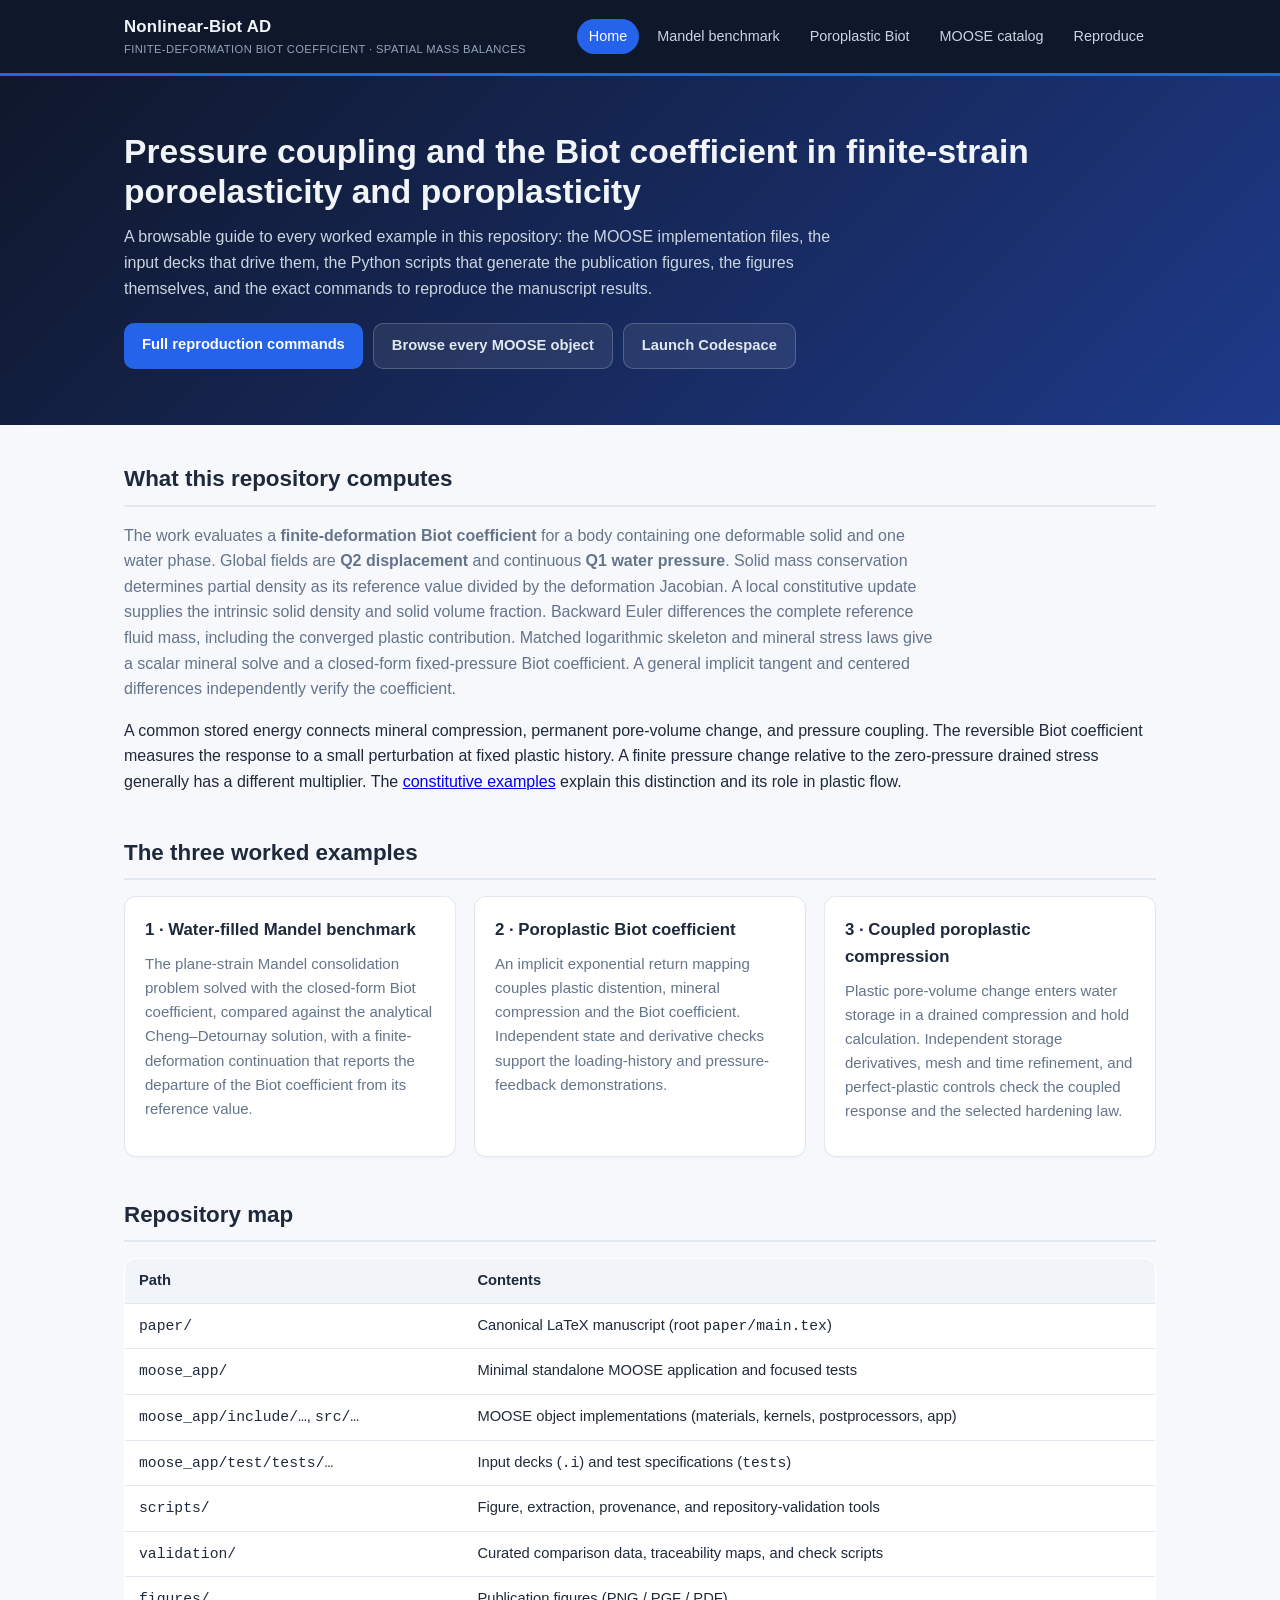
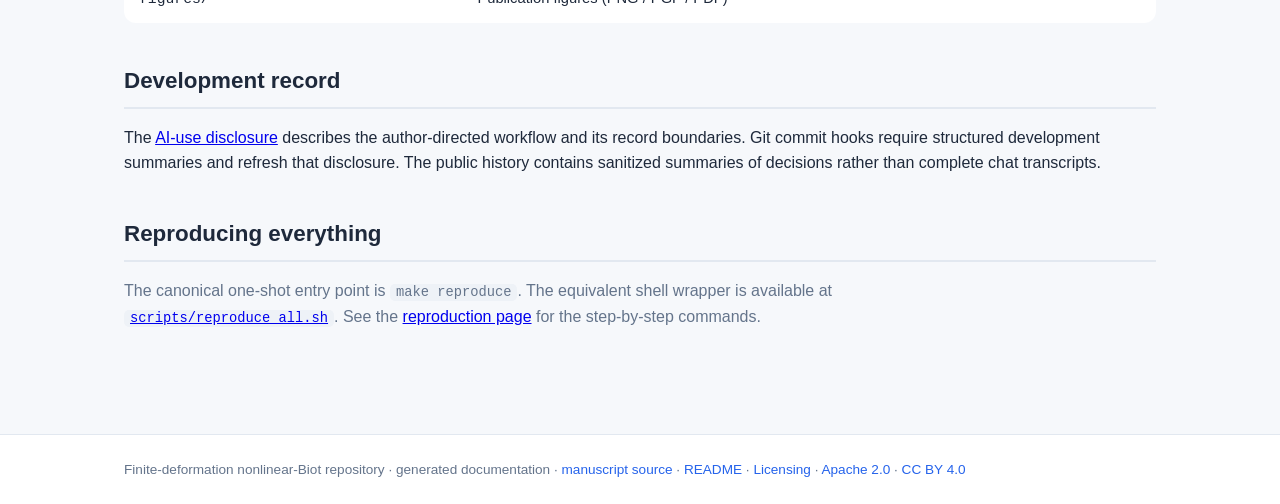
<file: docs/index.html>
<!DOCTYPE html>
<html lang="en">
<head>
  <meta charset="utf-8">
  <meta name="viewport" content="width=device-width, initial-scale=1">
  <title>Nonlinear-Biot AD — Examples &amp; Reproduction</title>
  <link rel="stylesheet" href="assets/style.css">
</head>
<body>
<header class="site-header">
  <div class="container">
    <a class="brand" href="index.html">
      Nonlinear-Biot AD
      <span class="tag">Finite-deformation Biot coefficient · spatial mass balances</span>
    </a>
    <nav>
      <a href="index.html" class="active">Home</a>
      <a href="mandel.html">Mandel benchmark</a>
      <a href="poroplastic.html">Poroplastic Biot</a>
      <a href="moose-catalog.html">MOOSE catalog</a>
      <a href="reproduction.html">Reproduce</a>
    </nav>
  </div>
</header>

<section class="hero">
  <div class="container">
    <h1>Pressure coupling and the Biot coefficient in finite-strain poroelasticity and poroplasticity</h1>
    <p>
      A browsable guide to every worked example in this repository: the MOOSE
      implementation files, the input decks that drive them, the Python scripts
      that generate the publication figures, the figures themselves, and the
      exact commands to reproduce the manuscript results.
    </p>
    <div class="cta">
      <a class="btn primary" href="reproduction.html">Full reproduction commands</a>
      <a class="btn ghost" href="moose-catalog.html">Browse every MOOSE object</a>
      <a class="btn ghost" href="https://codespaces.new/johntfoster/finite-strain-biot-poromechanics">Launch Codespace</a>
    </div>
  </div>
</section>

<main>
  <div class="container">

    <section class="section">
      <h2>What this repository computes</h2>
      <p class="lead">
        The work evaluates a <strong>finite-deformation Biot coefficient</strong> for a body
        containing one deformable solid and one water phase. Global fields are
        <strong>Q2 displacement</strong> and continuous <strong>Q1 water pressure</strong>.
        Solid mass conservation determines partial density as its reference value divided
        by the deformation Jacobian. A local constitutive update supplies the intrinsic
        solid density and solid volume fraction. Backward Euler differences the complete
        reference fluid mass, including the converged plastic contribution. Matched logarithmic skeleton and mineral stress
        laws give a scalar mineral solve and a closed-form fixed-pressure Biot coefficient.
        A general implicit tangent and centered differences independently verify the coefficient.
      </p>
      <p>A common stored energy connects mineral compression, permanent pore-volume
        change, and pressure coupling. The reversible Biot coefficient measures
        the response to a small perturbation at fixed plastic history. A finite
        pressure change relative to the zero-pressure drained stress generally
        has a different multiplier. The <a href="poroplastic.html">constitutive
        examples</a> explain this distinction and its role in plastic flow.</p>
    </section>

    <section class="section">
      <h2>The three worked examples</h2>
      <div class="grid">

        <div class="card">
          <h3><a href="mandel.html">1 · Water-filled Mandel benchmark</a></h3>
          <p>
            The plane-strain Mandel consolidation problem solved with the closed-form Biot
            coefficient, compared against the analytical Cheng–Detournay solution, with a
            finite-deformation continuation that reports the departure of the Biot
            coefficient from its reference value.
          </p>
        </div>

        <div class="card">
          <h3><a href="poroplastic.html">2 · Poroplastic Biot coefficient</a></h3>
          <p>
            An implicit exponential return mapping couples plastic distention,
            mineral compression and the Biot coefficient. Independent state and
            derivative checks support the loading-history and pressure-feedback
            demonstrations.
          </p>
        </div>

        <div class="card">
          <h3><a href="poroplastic.html#coupled-compression">3 · Coupled poroplastic compression</a></h3>
          <p>Plastic pore-volume change enters water storage in a drained
            compression and hold calculation. Independent storage derivatives,
            mesh and time refinement, and perfect-plastic controls check the
            coupled response and the selected hardening law.</p>
        </div>
      </div>
    </section>

    <section class="section">
      <h2>Repository map</h2>
      <table>
        <thead><tr><th>Path</th><th>Contents</th></tr></thead>
        <tbody>
          <tr><td><code>paper/</code></td><td>Canonical LaTeX manuscript (root <code>paper/main.tex</code>)</td></tr>
          <tr><td><code>moose_app/</code></td><td>Minimal standalone MOOSE application and focused tests</td></tr>
          <tr><td><code>moose_app/include/…</code>, <code>src/…</code></td><td>MOOSE object implementations (materials, kernels, postprocessors, app)</td></tr>
          <tr><td><code>moose_app/test/tests/…</code></td><td>Input decks (<code>.i</code>) and test specifications (<code>tests</code>)</td></tr>
          <tr><td><code>scripts/</code></td><td>Figure, extraction, provenance, and repository-validation tools</td></tr>
          <tr><td><code>validation/</code></td><td>Curated comparison data, traceability maps, and check scripts</td></tr>
          <tr><td><code>figures/</code></td><td>Publication figures (PNG / PGF / PDF)</td></tr>
        </tbody>
      </table>
    </section>

    <section class="section">
      <h2>Development record</h2>
      <p>The <a href="source.html?f=provenance/AI_USE.md">AI-use disclosure</a>
        describes the author-directed workflow and its record boundaries.
        Git commit hooks require structured development summaries and refresh
        that disclosure. The public history contains sanitized summaries of
        decisions rather than complete chat transcripts.</p>
    </section>

    <section class="section">
      <h2>Reproducing everything</h2>
      <p class="lead">
        The canonical one-shot entry point is <code>make reproduce</code>. The equivalent shell wrapper is
        available at <a href="source.html?f=../scripts/reproduce_all.sh"><code>scripts/reproduce_all.sh</code></a>.
        See the <a href="reproduction.html">reproduction page</a> for the step-by-step commands.
      </p>
    </section>

  </div>
</main>

<footer class="site-footer">
  <div class="container">
    Finite-deformation nonlinear-Biot repository · generated documentation ·
    <a href="source.html?f=paper/main.tex">manuscript source</a> ·
    <a href="source.html?f=README.md">README</a> ·
    <a href="source.html?f=LICENSES.md">Licensing</a> ·
    <a href="source.html?f=LICENSE">Apache 2.0</a> ·
    <a href="source.html?f=licenses/CC-BY-4.0.txt">CC BY 4.0</a>
  </div>
</footer>
</body>
</html>
</file>
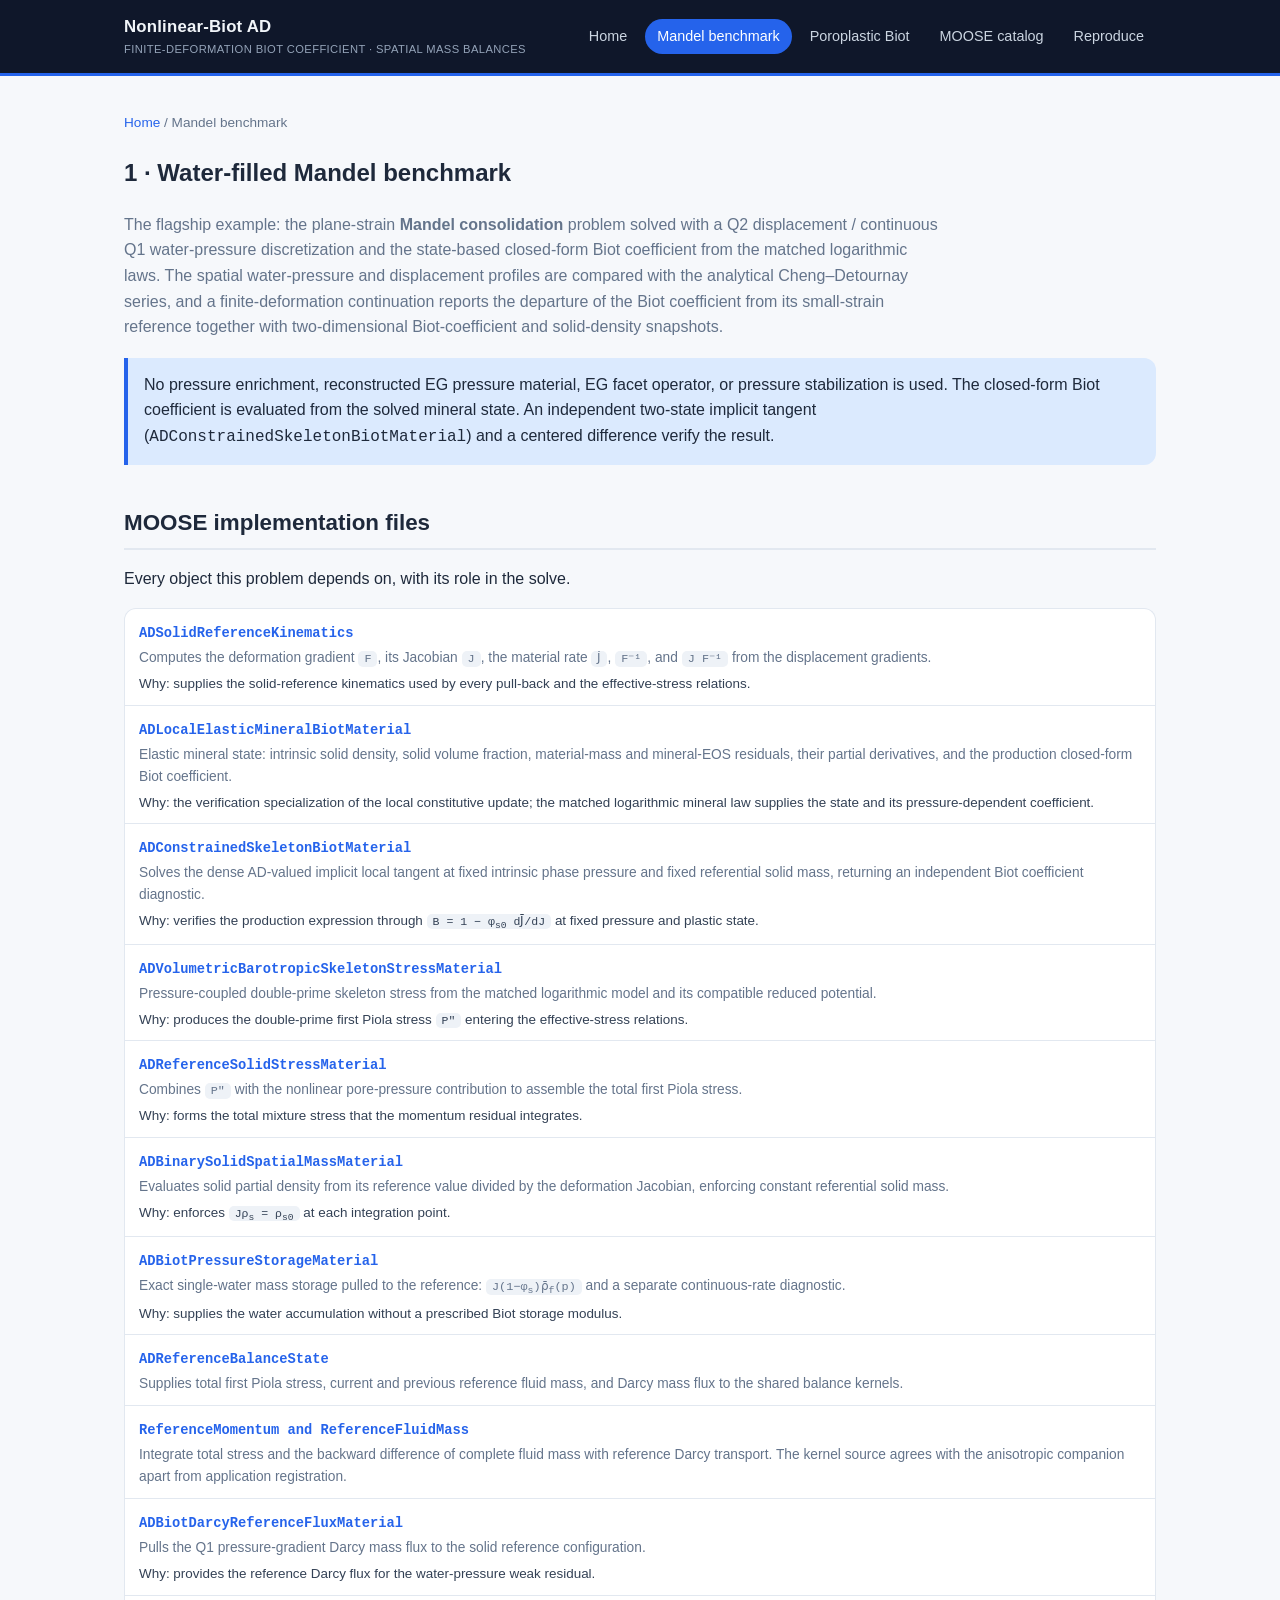
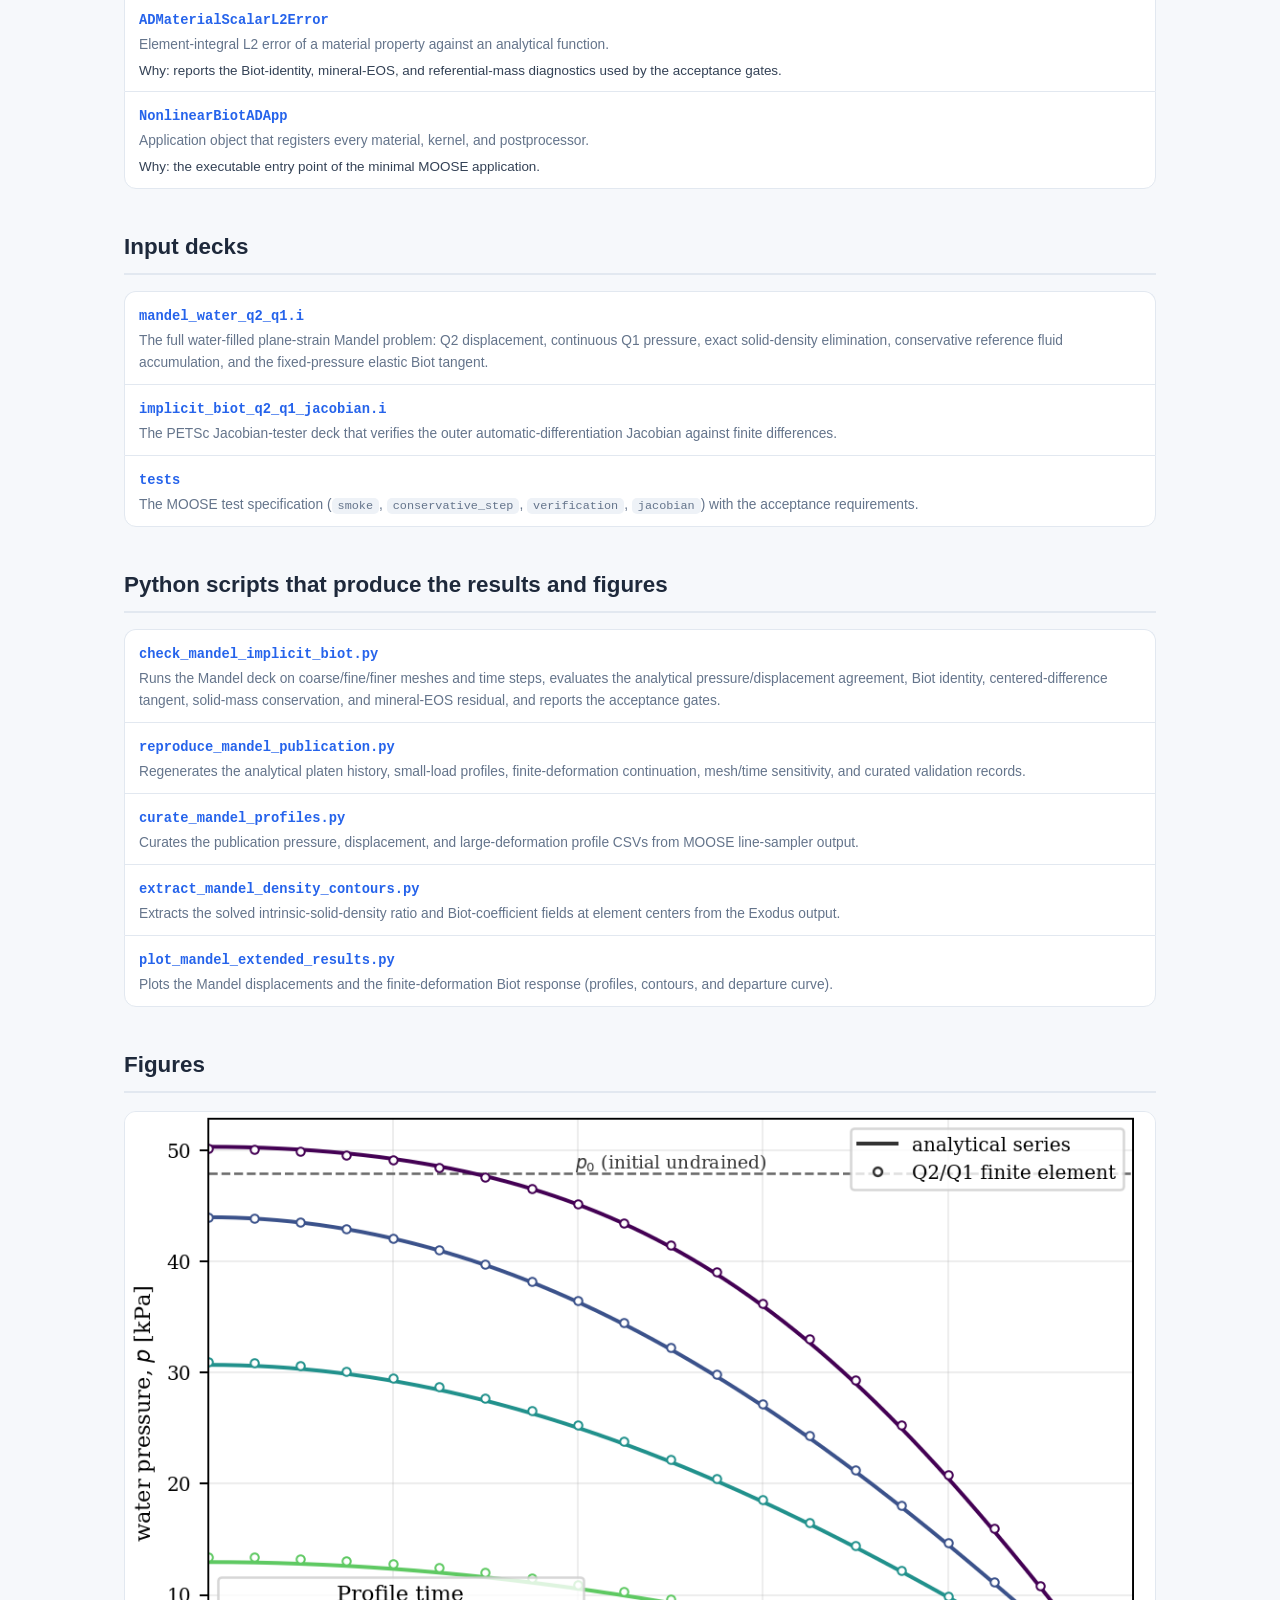
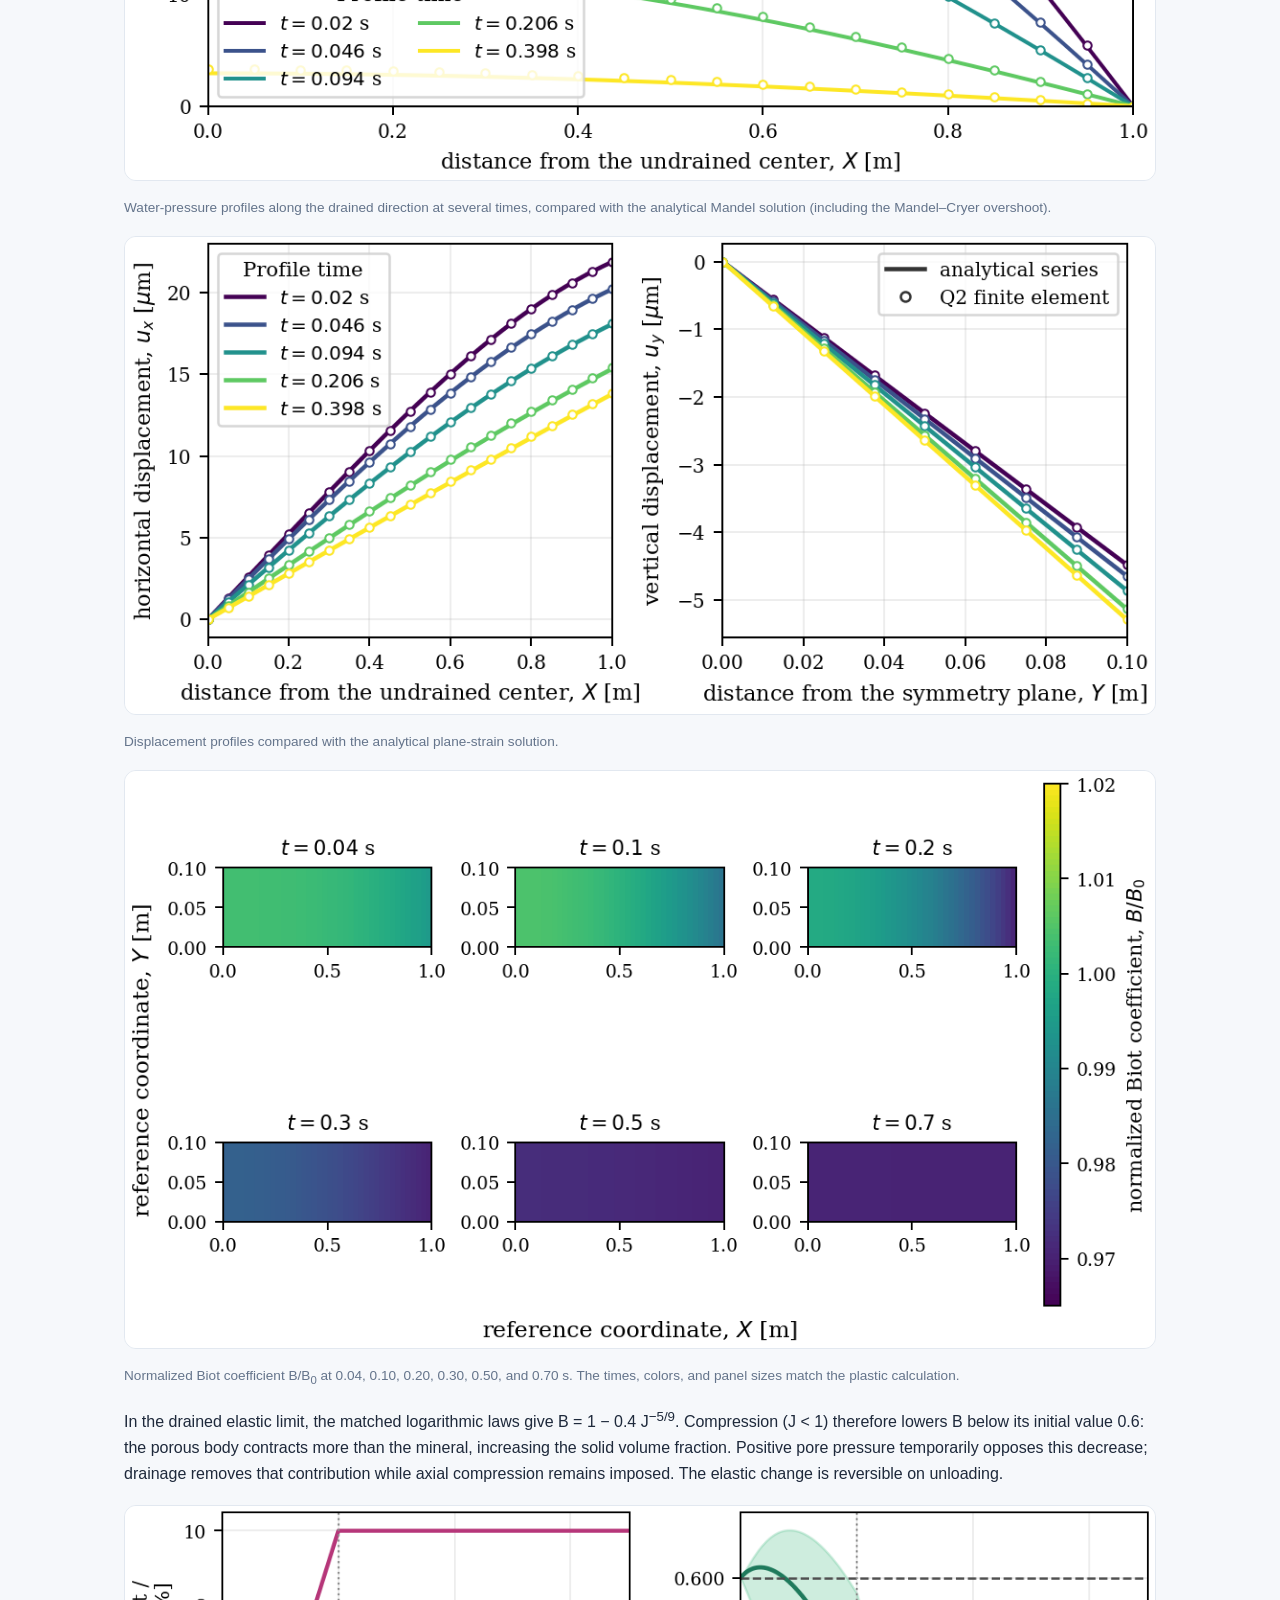
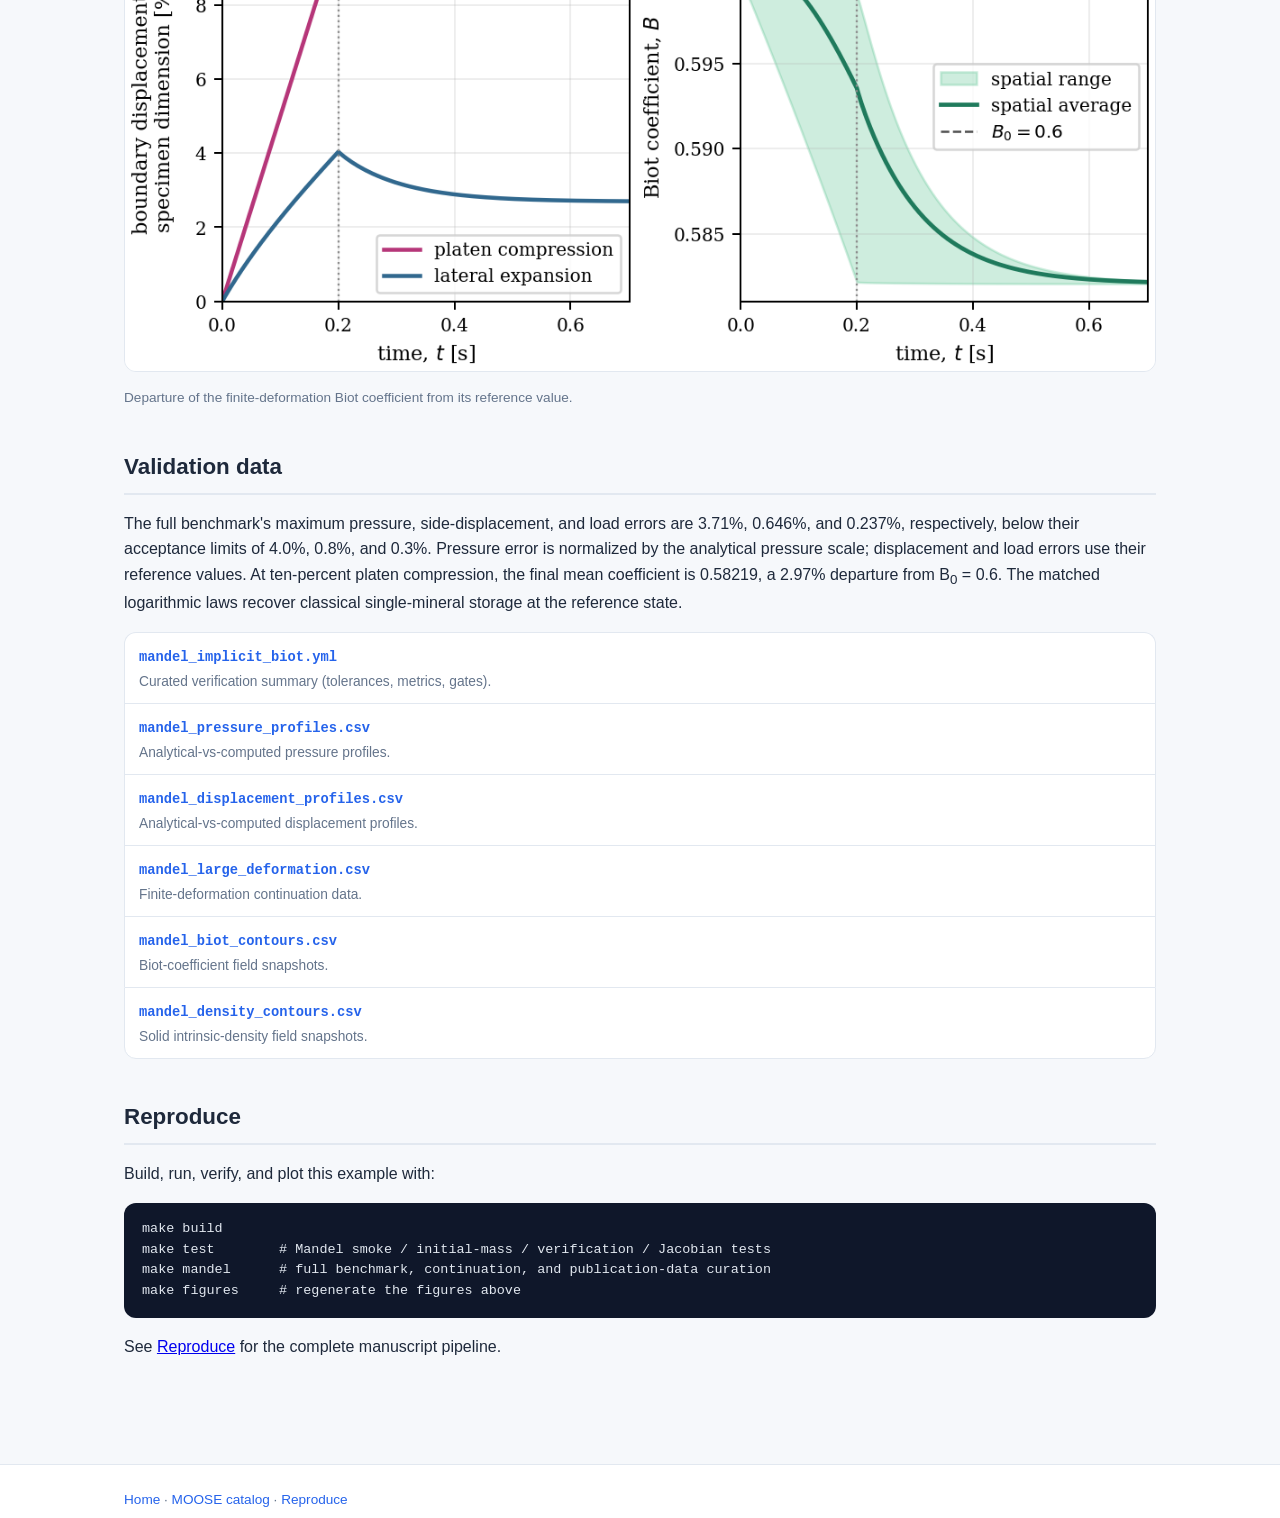
<file: docs/mandel.html>
<!DOCTYPE html>
<html lang="en">
<head>
  <meta charset="utf-8">
  <meta name="viewport" content="width=device-width, initial-scale=1">
  <title>Mandel benchmark — Nonlinear-Biot AD</title>
  <link rel="stylesheet" href="assets/style.css">
</head>
<body>
<header class="site-header">
  <div class="container">
    <a class="brand" href="index.html">
      Nonlinear-Biot AD
      <span class="tag">Finite-deformation Biot coefficient · spatial mass balances</span>
    </a>
    <nav>
      <a href="index.html">Home</a>
      <a href="mandel.html" class="active">Mandel benchmark</a>
      <a href="poroplastic.html">Poroplastic Biot</a>
      <a href="moose-catalog.html">MOOSE catalog</a>
      <a href="reproduction.html">Reproduce</a>
    </nav>
  </div>
</header>

<main>
  <div class="container">
    <div class="breadcrumbs"><a href="index.html">Home</a> / Mandel benchmark</div>

    <section class="section">
      <h1>1 · Water-filled Mandel benchmark</h1>
      <p class="lead">
        The flagship example: the plane-strain <strong>Mandel consolidation</strong> problem
        solved with a Q2 displacement / continuous Q1 water-pressure
        discretization and the state-based closed-form Biot coefficient from the matched logarithmic laws. The spatial
        water-pressure and displacement profiles are compared with the analytical
        Cheng–Detournay series, and a finite-deformation continuation reports the departure of
        the Biot coefficient from its small-strain reference together with two-dimensional
        Biot-coefficient and solid-density snapshots.
      </p>
      <div class="callout">
        No pressure enrichment, reconstructed EG pressure material, EG facet operator, or
        pressure stabilization is used. The closed-form Biot coefficient is evaluated from the solved mineral state.
        An independent two-state implicit tangent (<code>ADConstrainedSkeletonBiotMaterial</code>)
        and a centered difference verify the result.
      </div>
    </section>

    <section class="section">
      <h2>MOOSE implementation files</h2>
      <p>Every object this problem depends on, with its role in the solve.</p>
      <ul class="file-list">
        <li>
          <a href="source.html?f=../moose_app/src/materials/ADSolidReferenceKinematics.C">ADSolidReferenceKinematics</a>
          <span class="desc">Computes the deformation gradient <code>F</code>, its Jacobian <code>J</code>, the material rate <code>J̇</code>, <code>F⁻¹</code>, and <code>J F⁻¹</code> from the displacement gradients.</span>
          <span class="why">Why: supplies the solid-reference kinematics used by every pull-back and the effective-stress relations.</span>
        </li>
        <li>
          <a href="source.html?f=../moose_app/src/materials/ADLocalElasticMineralBiotMaterial.C">ADLocalElasticMineralBiotMaterial</a>
          <span class="desc">Elastic mineral state: intrinsic solid density, solid volume fraction, material-mass and mineral-EOS residuals, their partial derivatives, and the production closed-form Biot coefficient.</span>
          <span class="why">Why: the verification specialization of the local constitutive update; the matched logarithmic mineral law supplies the state and its pressure-dependent coefficient.</span>
        </li>
        <li>
          <a href="source.html?f=../moose_app/src/materials/ADConstrainedSkeletonBiotMaterial.C">ADConstrainedSkeletonBiotMaterial</a>
          <span class="desc">Solves the dense AD-valued implicit local tangent at fixed intrinsic phase pressure and fixed referential solid mass, returning an independent Biot coefficient diagnostic.</span>
          <span class="why">Why: verifies the production expression through <code>B = 1 − φ<sub>s0</sub> dJ̄/dJ</code> at fixed pressure and plastic state.</span>
        </li>
        <li>
          <a href="source.html?f=../moose_app/src/materials/ADVolumetricBarotropicSkeletonStressMaterial.C">ADVolumetricBarotropicSkeletonStressMaterial</a>
          <span class="desc">Pressure-coupled double-prime skeleton stress from the matched logarithmic model and its compatible reduced potential.</span>
          <span class="why">Why: produces the double-prime first Piola stress <code>P″</code> entering the effective-stress relations.</span>
        </li>
        <li>
          <a href="source.html?f=../moose_app/src/materials/ADReferenceSolidStressMaterial.C">ADReferenceSolidStressMaterial</a>
          <span class="desc">Combines <code>P″</code> with the nonlinear pore-pressure contribution to assemble the total first Piola stress.</span>
          <span class="why">Why: forms the total mixture stress that the momentum residual integrates.</span>
        </li>
        <li>
          <a href="source.html?f=../moose_app/src/materials/ADBinarySolidSpatialMassMaterial.C">ADBinarySolidSpatialMassMaterial</a>
          <span class="desc">Evaluates solid partial density from its reference value divided by the deformation Jacobian, enforcing constant referential solid mass.</span>
          <span class="why">Why: enforces <code>Jρ<sub>s</sub> = ρ<sub>s0</sub></code> at each integration point.</span>
        </li>
        <li>
          <a href="source.html?f=../moose_app/src/materials/ADBiotPressureStorageMaterial.C">ADBiotPressureStorageMaterial</a>
          <span class="desc">Exact single-water mass storage pulled to the reference: <code>J(1−φ<sub>s</sub>)ρ̄<sub>f</sub>(p)</code> and a separate continuous-rate diagnostic.</span>
          <span class="why">Why: supplies the water accumulation without a prescribed Biot storage modulus.</span>
        </li>
        <li>
          <a href="source.html?f=moose_app/src/materials/ADReferenceBalanceState.C">ADReferenceBalanceState</a>
          <span class="desc">Supplies total first Piola stress, current and previous reference fluid mass, and Darcy mass flux to the shared balance kernels.</span>
        </li>
        <li>
          <a href="source.html?f=moose_app/src/kernels/ReferenceBalance.C">ReferenceMomentum and ReferenceFluidMass</a>
          <span class="desc">Integrate total stress and the backward difference of complete fluid mass with reference Darcy transport. The kernel source agrees with the anisotropic companion apart from application registration.</span>
        </li>
        <li>
          <a href="source.html?f=../moose_app/src/materials/ADBiotDarcyReferenceFluxMaterial.C">ADBiotDarcyReferenceFluxMaterial</a>
          <span class="desc">Pulls the Q1 pressure-gradient Darcy mass flux to the solid reference configuration.</span>
          <span class="why">Why: provides the reference Darcy flux for the water-pressure weak residual.</span>
        </li>
        <li>
          <a href="source.html?f=../moose_app/src/postprocessors/ADMaterialScalarL2Error.C">ADMaterialScalarL2Error</a>
          <span class="desc">Element-integral L2 error of a material property against an analytical function.</span>
          <span class="why">Why: reports the Biot-identity, mineral-EOS, and referential-mass diagnostics used by the acceptance gates.</span>
        </li>
        <li>
          <a href="source.html?f=../moose_app/src/base/NonlinearBiotADApp.C">NonlinearBiotADApp</a>
          <span class="desc">Application object that registers every material, kernel, and postprocessor.</span>
          <span class="why">Why: the executable entry point of the minimal MOOSE application.</span>
        </li>
      </ul>
    </section>

    <section class="section">
      <h2>Input decks</h2>
      <ul class="file-list">
        <li>
          <a href="source.html?f=../moose_app/test/tests/mandel_implicit_biot/mandel_water_q2_q1.i">mandel_water_q2_q1.i</a>
          <span class="desc">The full water-filled plane-strain Mandel problem: Q2 displacement, continuous Q1 pressure, exact solid-density elimination, conservative reference fluid accumulation, and the fixed-pressure elastic Biot tangent.</span>
        </li>
        <li>
          <a href="source.html?f=../moose_app/test/tests/mandel_implicit_biot/implicit_biot_q2_q1_jacobian.i">implicit_biot_q2_q1_jacobian.i</a>
          <span class="desc">The PETSc Jacobian-tester deck that verifies the outer automatic-differentiation Jacobian against finite differences.</span>
        </li>
        <li>
          <a href="source.html?f=moose_app/test/tests/mandel_implicit_biot/tests">tests</a>
          <span class="desc">The MOOSE test specification (<code>smoke</code>, <code>conservative_step</code>, <code>verification</code>, <code>jacobian</code>) with the acceptance requirements.</span>
        </li>
      </ul>
    </section>

    <section class="section">
      <h2>Python scripts that produce the results and figures</h2>
      <ul class="file-list">
        <li>
          <a href="source.html?f=../validation/scripts/check_mandel_implicit_biot.py">check_mandel_implicit_biot.py</a>
          <span class="desc">Runs the Mandel deck on coarse/fine/finer meshes and time steps, evaluates the analytical pressure/displacement agreement, Biot identity, centered-difference tangent, solid-mass conservation, and mineral-EOS residual, and reports the acceptance gates.</span>
        </li>
        <li>
          <a href="source.html?f=../scripts/reproduce_mandel_publication.py">reproduce_mandel_publication.py</a>
          <span class="desc">Regenerates the analytical platen history, small-load profiles, finite-deformation continuation, mesh/time sensitivity, and curated validation records.</span>
        </li>
        <li>
          <a href="source.html?f=../scripts/curate_mandel_profiles.py">curate_mandel_profiles.py</a>
          <span class="desc">Curates the publication pressure, displacement, and large-deformation profile CSVs from MOOSE line-sampler output.</span>
        </li>
        <li>
          <a href="source.html?f=../scripts/extract_mandel_density_contours.py">extract_mandel_density_contours.py</a>
          <span class="desc">Extracts the solved intrinsic-solid-density ratio and Biot-coefficient fields at element centers from the Exodus output.</span>
        </li>
        <li>
          <a href="source.html?f=../scripts/plot_mandel_extended_results.py">plot_mandel_extended_results.py</a>
          <span class="desc">Plots the Mandel displacements and the finite-deformation Biot response (profiles, contours, and departure curve).</span>
        </li>
      </ul>
    </section>

    <section class="section">
      <h2>Figures</h2>
      <figure>
        <img src="assets/img/mandel_pressure_profiles.png" alt="Mandel pressure profiles">
        <figcaption>Water-pressure profiles along the drained direction at several times, compared with the analytical Mandel solution (including the Mandel–Cryer overshoot).</figcaption>
      </figure>
      <figure>
        <img src="assets/img/mandel_displacements.png" alt="Mandel displacement profiles">
        <figcaption>Displacement profiles compared with the analytical plane-strain solution.</figcaption>
      </figure>
      <figure>
        <img src="assets/img/mandel_normalized_biot_contours.png" alt="Mandel normalized Biot coefficient contours">
        <figcaption>Normalized Biot coefficient B/B<sub>0</sub> at 0.04, 0.10, 0.20, 0.30, 0.50, and 0.70 s. The times, colors, and panel sizes match the plastic calculation.</figcaption>
      </figure>
      <p>In the drained elastic limit, the matched logarithmic laws give
        B = 1 − 0.4 J<sup>−5/9</sup>. Compression (J &lt; 1) therefore lowers B
        below its initial value 0.6: the porous body contracts more than the mineral,
        increasing the solid volume fraction. Positive pore pressure temporarily
        opposes this decrease; drainage removes that contribution while axial
        compression remains imposed. The elastic change is reversible on unloading.</p>
      <figure>
        <img src="assets/img/mandel_finite_deformation.png" alt="Mandel finite-deformation Biot departure">
        <figcaption>Departure of the finite-deformation Biot coefficient from its reference value.</figcaption>
      </figure>
    </section>

    <section class="section">
      <h2>Validation data</h2>
      <p>The full benchmark's maximum pressure, side-displacement, and load errors
        are 3.71%, 0.646%, and 0.237%, respectively, below their acceptance limits
        of 4.0%, 0.8%, and 0.3%. Pressure error is normalized by the analytical
        pressure scale; displacement and load errors use their reference values.
        At ten-percent platen compression,
        the final mean coefficient is 0.58219, a 2.97% departure from B<sub>0</sub> = 0.6.
        The matched logarithmic laws recover classical single-mineral storage at the reference state.</p>
      <ul class="file-list">
        <li><a href="source.html?f=../validation/mandel_implicit_biot.yml">mandel_implicit_biot.yml</a><span class="desc">Curated verification summary (tolerances, metrics, gates).</span></li>
        <li><a href="source.html?f=validation/mandel_pressure_profiles.csv">mandel_pressure_profiles.csv</a><span class="desc">Analytical-vs-computed pressure profiles.</span></li>
        <li><a href="source.html?f=validation/mandel_displacement_profiles.csv">mandel_displacement_profiles.csv</a><span class="desc">Analytical-vs-computed displacement profiles.</span></li>
        <li><a href="source.html?f=validation/mandel_large_deformation.csv">mandel_large_deformation.csv</a><span class="desc">Finite-deformation continuation data.</span></li>
        <li><a href="source.html?f=validation/mandel_biot_contours.csv">mandel_biot_contours.csv</a><span class="desc">Biot-coefficient field snapshots.</span></li>
        <li><a href="source.html?f=validation/mandel_density_contours.csv">mandel_density_contours.csv</a><span class="desc">Solid intrinsic-density field snapshots.</span></li>
      </ul>
    </section>

    <section class="section">
      <h2>Reproduce</h2>
      <p>Build, run, verify, and plot this example with:</p>
      <pre><code>make build
make test        # Mandel smoke / initial-mass / verification / Jacobian tests
make mandel      # full benchmark, continuation, and publication-data curation
make figures     # regenerate the figures above</code></pre>
      <p>See <a href="reproduction.html">Reproduce</a> for the complete manuscript pipeline.</p>
    </section>
  </div>
</main>

<footer class="site-footer">
  <div class="container">
    <a href="index.html">Home</a> · <a href="moose-catalog.html">MOOSE catalog</a> ·
    <a href="reproduction.html">Reproduce</a>
  </div>
</footer>
</body>
</html>
</file>
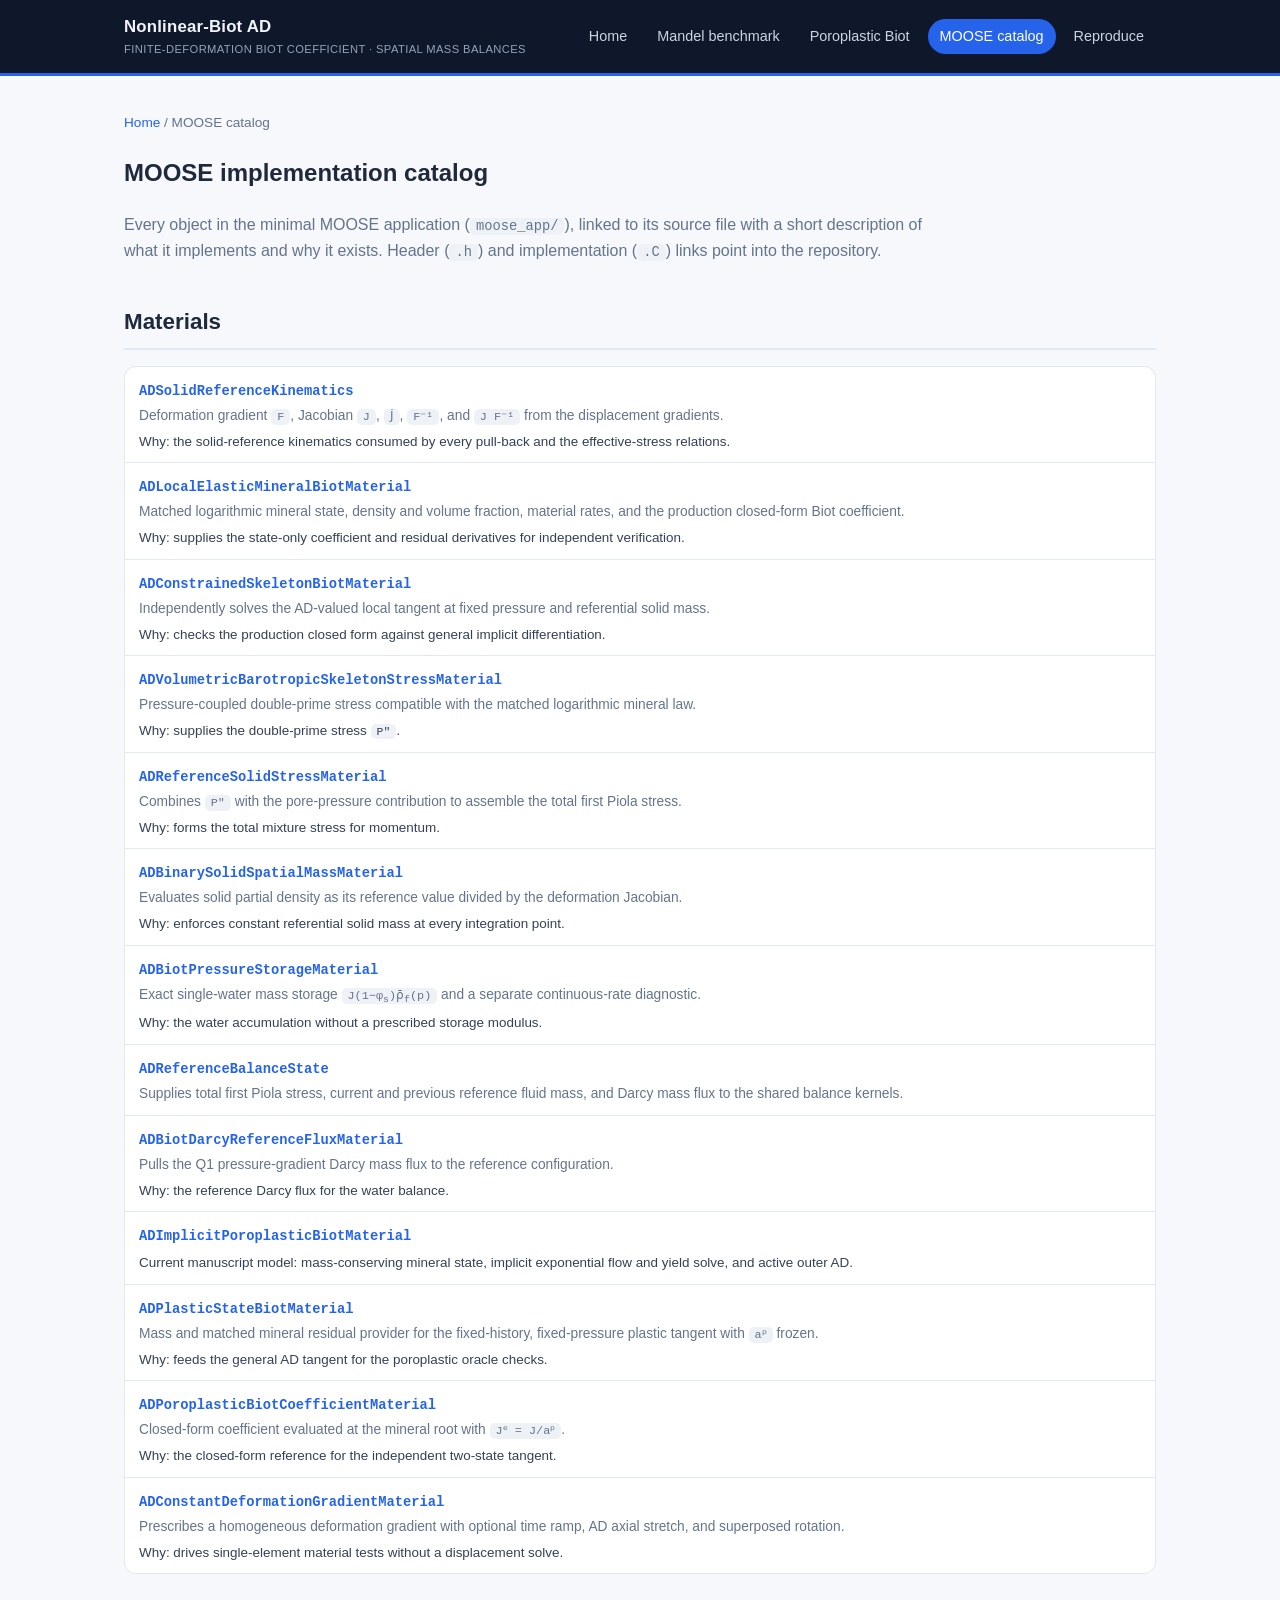
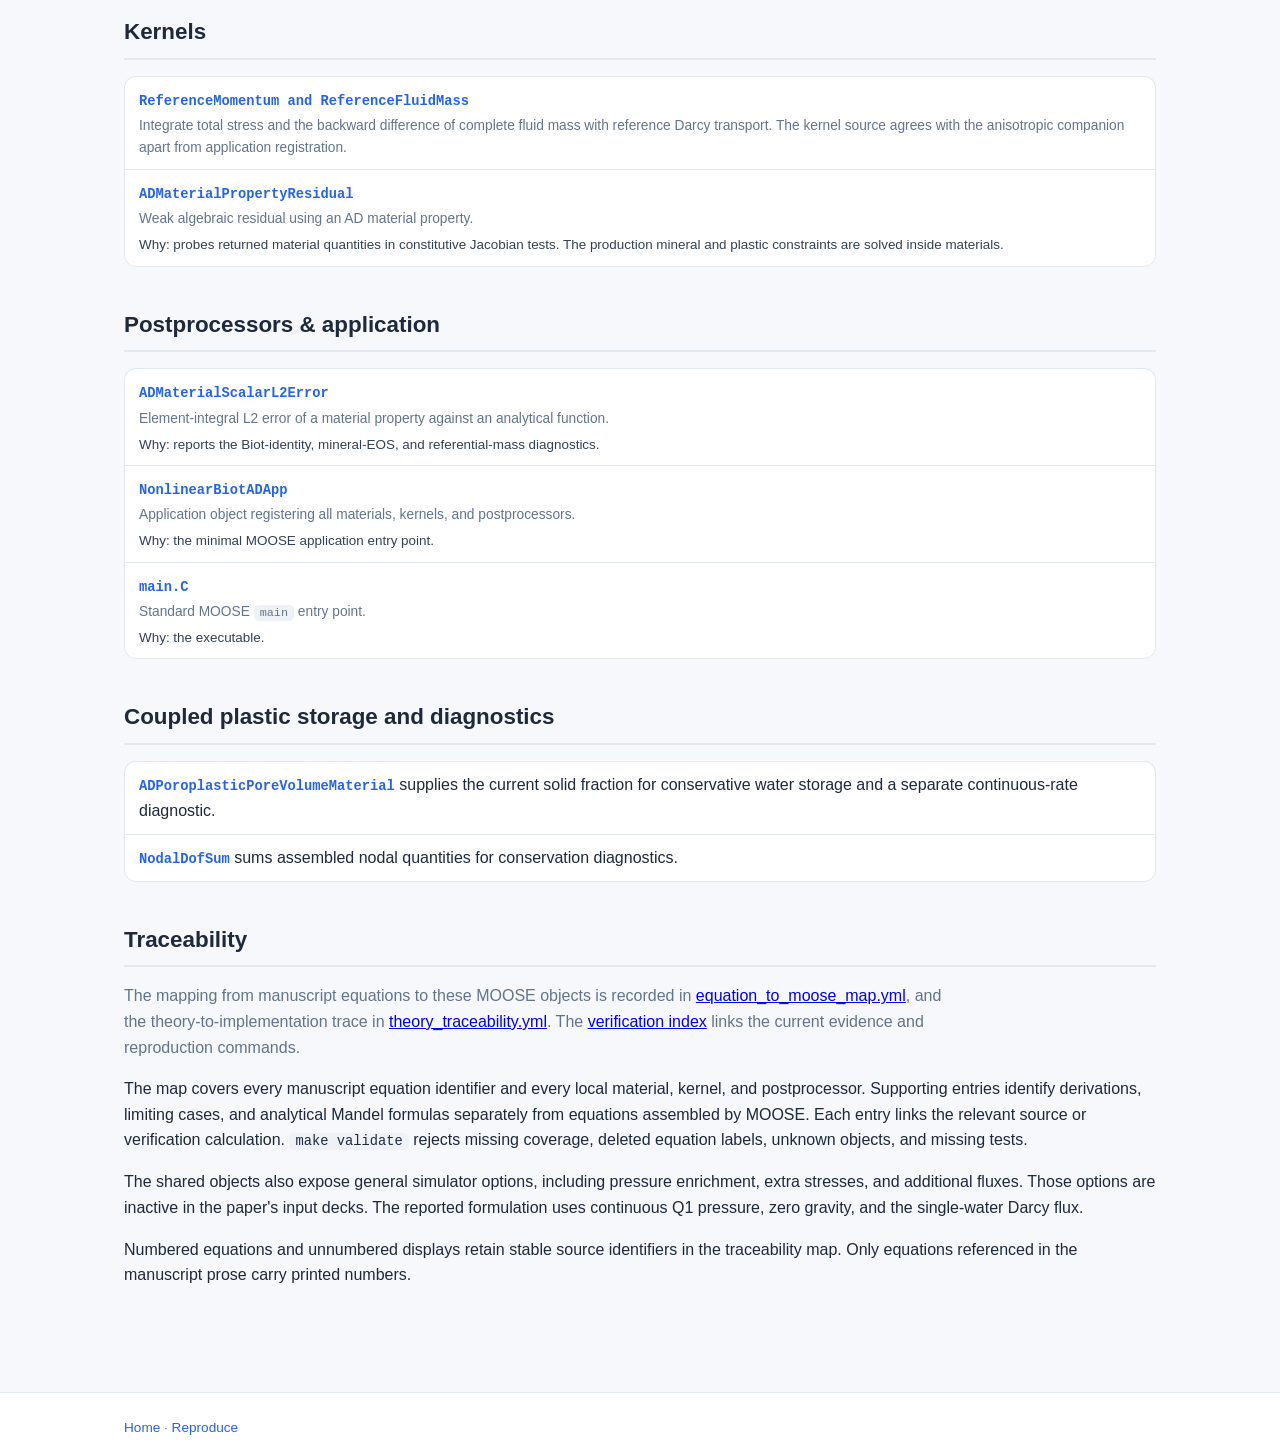
<file: docs/moose-catalog.html>
<!DOCTYPE html>
<html lang="en">
<head>
  <meta charset="utf-8">
  <meta name="viewport" content="width=device-width, initial-scale=1">
  <title>MOOSE object catalog — Nonlinear-Biot AD</title>
  <link rel="stylesheet" href="assets/style.css">
</head>
<body>
<header class="site-header">
  <div class="container">
    <a class="brand" href="index.html">
      Nonlinear-Biot AD
      <span class="tag">Finite-deformation Biot coefficient · spatial mass balances</span>
    </a>
    <nav>
      <a href="index.html">Home</a>
      <a href="mandel.html">Mandel benchmark</a>
      <a href="poroplastic.html">Poroplastic Biot</a>
      <a href="moose-catalog.html" class="active">MOOSE catalog</a>
      <a href="reproduction.html">Reproduce</a>
    </nav>
  </div>
</header>

<main>
  <div class="container">
    <div class="breadcrumbs"><a href="index.html">Home</a> / MOOSE catalog</div>

    <section class="section">
      <h1>MOOSE implementation catalog</h1>
      <p class="lead">
        Every object in the minimal MOOSE application (<code>moose_app/</code>), linked to its
        source file with a short description of what it implements and why it exists. Header
        (<code>.h</code>) and implementation (<code>.C</code>) links point into the repository.
      </p>
    </section>

    <section class="section">
      <h2>Materials</h2>
      <ul class="file-list">
        <li>
          <a href="source.html?f=../moose_app/src/materials/ADSolidReferenceKinematics.C">ADSolidReferenceKinematics</a>
          <span class="desc">Deformation gradient <code>F</code>, Jacobian <code>J</code>, <code>J̇</code>, <code>F⁻¹</code>, and <code>J F⁻¹</code> from the displacement gradients.</span>
          <span class="why">Why: the solid-reference kinematics consumed by every pull-back and the effective-stress relations.</span>
        </li>
        <li>
          <a href="source.html?f=../moose_app/src/materials/ADLocalElasticMineralBiotMaterial.C">ADLocalElasticMineralBiotMaterial</a>
          <span class="desc">Matched logarithmic mineral state, density and volume fraction, material rates, and the production closed-form Biot coefficient.</span>
          <span class="why">Why: supplies the state-only coefficient and residual derivatives for independent verification.</span>
        </li>
        <li>
          <a href="source.html?f=../moose_app/src/materials/ADConstrainedSkeletonBiotMaterial.C">ADConstrainedSkeletonBiotMaterial</a>
          <span class="desc">Independently solves the AD-valued local tangent at fixed pressure and referential solid mass.</span>
          <span class="why">Why: checks the production closed form against general implicit differentiation.</span>
        </li>
        <li>
          <a href="source.html?f=../moose_app/src/materials/ADVolumetricBarotropicSkeletonStressMaterial.C">ADVolumetricBarotropicSkeletonStressMaterial</a>
          <span class="desc">Pressure-coupled double-prime stress compatible with the matched logarithmic mineral law.</span>
          <span class="why">Why: supplies the double-prime stress <code>P″</code>.</span>
        </li>
        <li>
          <a href="source.html?f=../moose_app/src/materials/ADReferenceSolidStressMaterial.C">ADReferenceSolidStressMaterial</a>
          <span class="desc">Combines <code>P″</code> with the pore-pressure contribution to assemble the total first Piola stress.</span>
          <span class="why">Why: forms the total mixture stress for momentum.</span>
        </li>
        <li>
          <a href="source.html?f=../moose_app/src/materials/ADBinarySolidSpatialMassMaterial.C">ADBinarySolidSpatialMassMaterial</a>
          <span class="desc">Evaluates solid partial density as its reference value divided by the deformation Jacobian.</span>
          <span class="why">Why: enforces constant referential solid mass at every integration point.</span>
        </li>
        <li>
          <a href="source.html?f=../moose_app/src/materials/ADBiotPressureStorageMaterial.C">ADBiotPressureStorageMaterial</a>
          <span class="desc">Exact single-water mass storage <code>J(1−φ<sub>s</sub>)ρ̄<sub>f</sub>(p)</code> and a separate continuous-rate diagnostic.</span>
          <span class="why">Why: the water accumulation without a prescribed storage modulus.</span>
        </li>
        <li>
          <a href="source.html?f=moose_app/src/materials/ADReferenceBalanceState.C">ADReferenceBalanceState</a>
          <span class="desc">Supplies total first Piola stress, current and previous reference fluid mass, and Darcy mass flux to the shared balance kernels.</span>
        </li>
        <li>
          <a href="source.html?f=../moose_app/src/materials/ADBiotDarcyReferenceFluxMaterial.C">ADBiotDarcyReferenceFluxMaterial</a>
          <span class="desc">Pulls the Q1 pressure-gradient Darcy mass flux to the reference configuration.</span>
          <span class="why">Why: the reference Darcy flux for the water balance.</span>
        </li>
        <li>
          <a href="source.html?f=../moose_app/src/materials/ADImplicitPoroplasticBiotMaterial.C">ADImplicitPoroplasticBiotMaterial</a>
          <span class="why">Current manuscript model: mass-conserving mineral state, implicit exponential flow and yield solve, and active outer AD.</span>
        </li>

        <li>
          <a href="source.html?f=../moose_app/src/materials/ADPlasticStateBiotMaterial.C">ADPlasticStateBiotMaterial</a>
          <span class="desc">Mass and matched mineral residual provider for the fixed-history, fixed-pressure plastic tangent with <code>aᵖ</code> frozen.</span>
          <span class="why">Why: feeds the general AD tangent for the poroplastic oracle checks.</span>
        </li>
        <li>
          <a href="source.html?f=../moose_app/src/materials/ADPoroplasticBiotCoefficientMaterial.C">ADPoroplasticBiotCoefficientMaterial</a>
          <span class="desc">Closed-form coefficient evaluated at the mineral root with <code>Jᵉ = J/aᵖ</code>.</span>
          <span class="why">Why: the closed-form reference for the independent two-state tangent.</span>
        </li>

        <li>
          <a href="source.html?f=../moose_app/src/materials/ADConstantDeformationGradientMaterial.C">ADConstantDeformationGradientMaterial</a>
          <span class="desc">Prescribes a homogeneous deformation gradient with optional time ramp, AD axial stretch, and superposed rotation.</span>
          <span class="why">Why: drives single-element material tests without a displacement solve.</span>
        </li>
      </ul>
    </section>

    <section class="section">
      <h2>Kernels</h2>
      <ul class="file-list">
        <li>
          <a href="source.html?f=moose_app/src/kernels/ReferenceBalance.C">ReferenceMomentum and ReferenceFluidMass</a>
          <span class="desc">Integrate total stress and the backward difference of complete fluid mass with reference Darcy transport. The kernel source agrees with the anisotropic companion apart from application registration.</span>
        </li>
        <li>
          <a href="source.html?f=../moose_app/src/kernels/ADMaterialPropertyResidual.C">ADMaterialPropertyResidual</a>
          <span class="desc">Weak algebraic residual using an AD material property.</span>
          <span class="why">Why: probes returned material quantities in constitutive Jacobian tests. The production mineral and plastic constraints are solved inside materials.</span>
        </li>
      </ul>
    </section>

    <section class="section">
      <h2>Postprocessors &amp; application</h2>
      <ul class="file-list">
        <li>
          <a href="source.html?f=../moose_app/src/postprocessors/ADMaterialScalarL2Error.C">ADMaterialScalarL2Error</a>
          <span class="desc">Element-integral L2 error of a material property against an analytical function.</span>
          <span class="why">Why: reports the Biot-identity, mineral-EOS, and referential-mass diagnostics.</span>
        </li>
        <li>
          <a href="source.html?f=../moose_app/src/base/NonlinearBiotADApp.C">NonlinearBiotADApp</a>
          <span class="desc">Application object registering all materials, kernels, and postprocessors.</span>
          <span class="why">Why: the minimal MOOSE application entry point.</span>
        </li>
        <li>
          <a href="source.html?f=../moose_app/src/main.C">main.C</a>
          <span class="desc">Standard MOOSE <code>main</code> entry point.</span>
          <span class="why">Why: the executable.</span>
        </li>
      </ul>
    </section>

    <section class="section">
      <h2>Coupled plastic storage and diagnostics</h2>
      <ul class="file-list">
        <li><a href="source.html?f=moose_app/src/materials/ADPoroplasticPoreVolumeMaterial.C">ADPoroplasticPoreVolumeMaterial</a> supplies the current solid fraction for conservative water storage and a separate continuous-rate diagnostic.</li>
        <li><a href="source.html?f=moose_app/src/postprocessors/NodalDofSum.C">NodalDofSum</a> sums assembled nodal quantities for conservation diagnostics.</li>
      </ul>
    </section>
    <!-- GENERATED EXAMPLE CATALOG -->
    <section class="section">
      <h2>Traceability</h2>
      <p class="lead">
        The mapping from manuscript equations to these MOOSE objects is recorded in
        <a href="source.html?f=../validation/equation_to_moose_map.yml">equation_to_moose_map.yml</a>, and the
        theory-to-implementation trace in
        <a href="source.html?f=../validation/theory_traceability.yml">theory_traceability.yml</a>. The <a href="source.html?f=validation/README.md">verification index</a> links the current evidence and reproduction commands.
      </p>
      <p>The map covers every manuscript equation identifier and every local
      material, kernel, and postprocessor. Supporting entries identify
      derivations, limiting cases, and analytical Mandel formulas separately
      from equations assembled by MOOSE. Each entry links the relevant source
      or verification calculation. <code>make validate</code> rejects missing
      coverage, deleted equation labels, unknown objects, and missing tests.</p>
      <p>The shared objects also expose general simulator options, including
      pressure enrichment, extra stresses, and additional fluxes. Those
      options are inactive in the paper's input decks. The reported formulation
      uses continuous Q1 pressure, zero gravity, and the single-water Darcy flux.</p>
      <p>Numbered equations and unnumbered displays retain stable source identifiers
      in the traceability map. Only equations referenced in the manuscript prose
      carry printed numbers.</p>
    </section>
  </div>
</main>

<footer class="site-footer">
  <div class="container">
    <a href="index.html">Home</a> · <a href="reproduction.html">Reproduce</a>
  </div>
</footer>
</body>
</html>
</file>
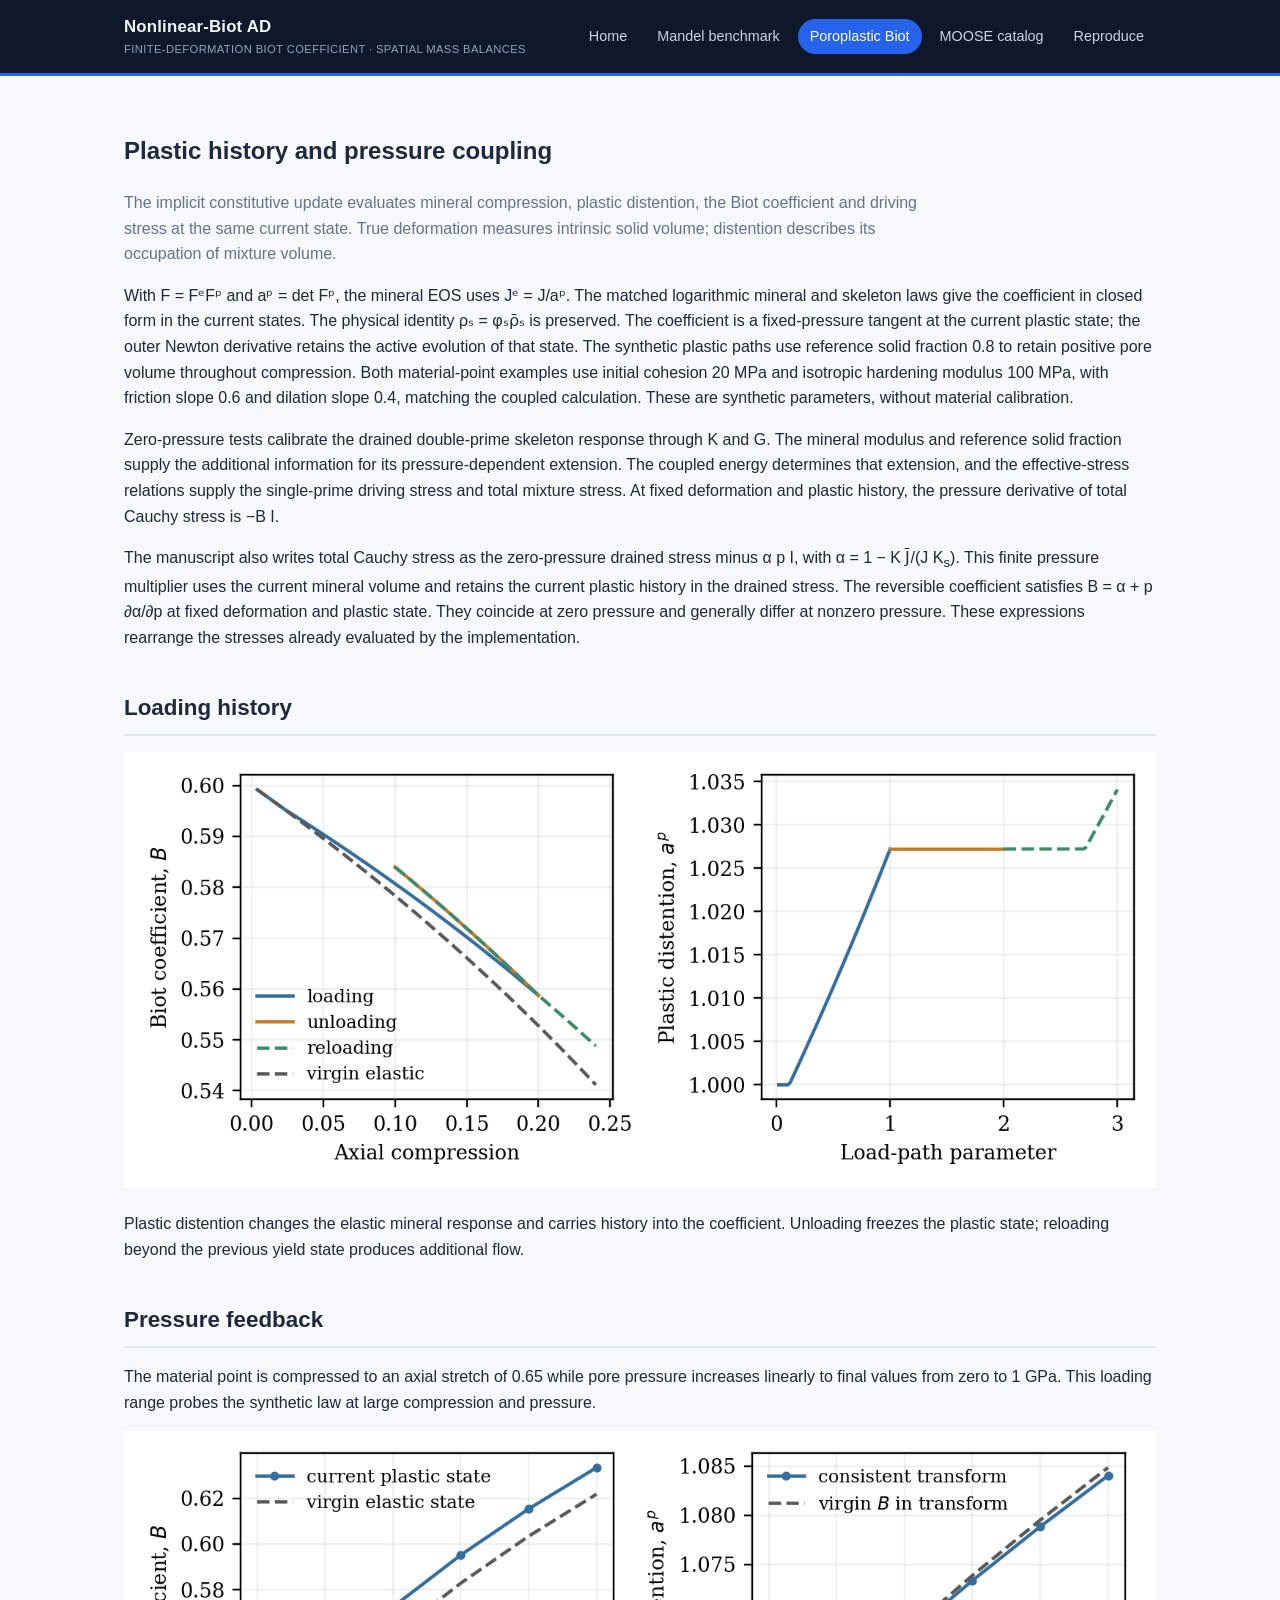
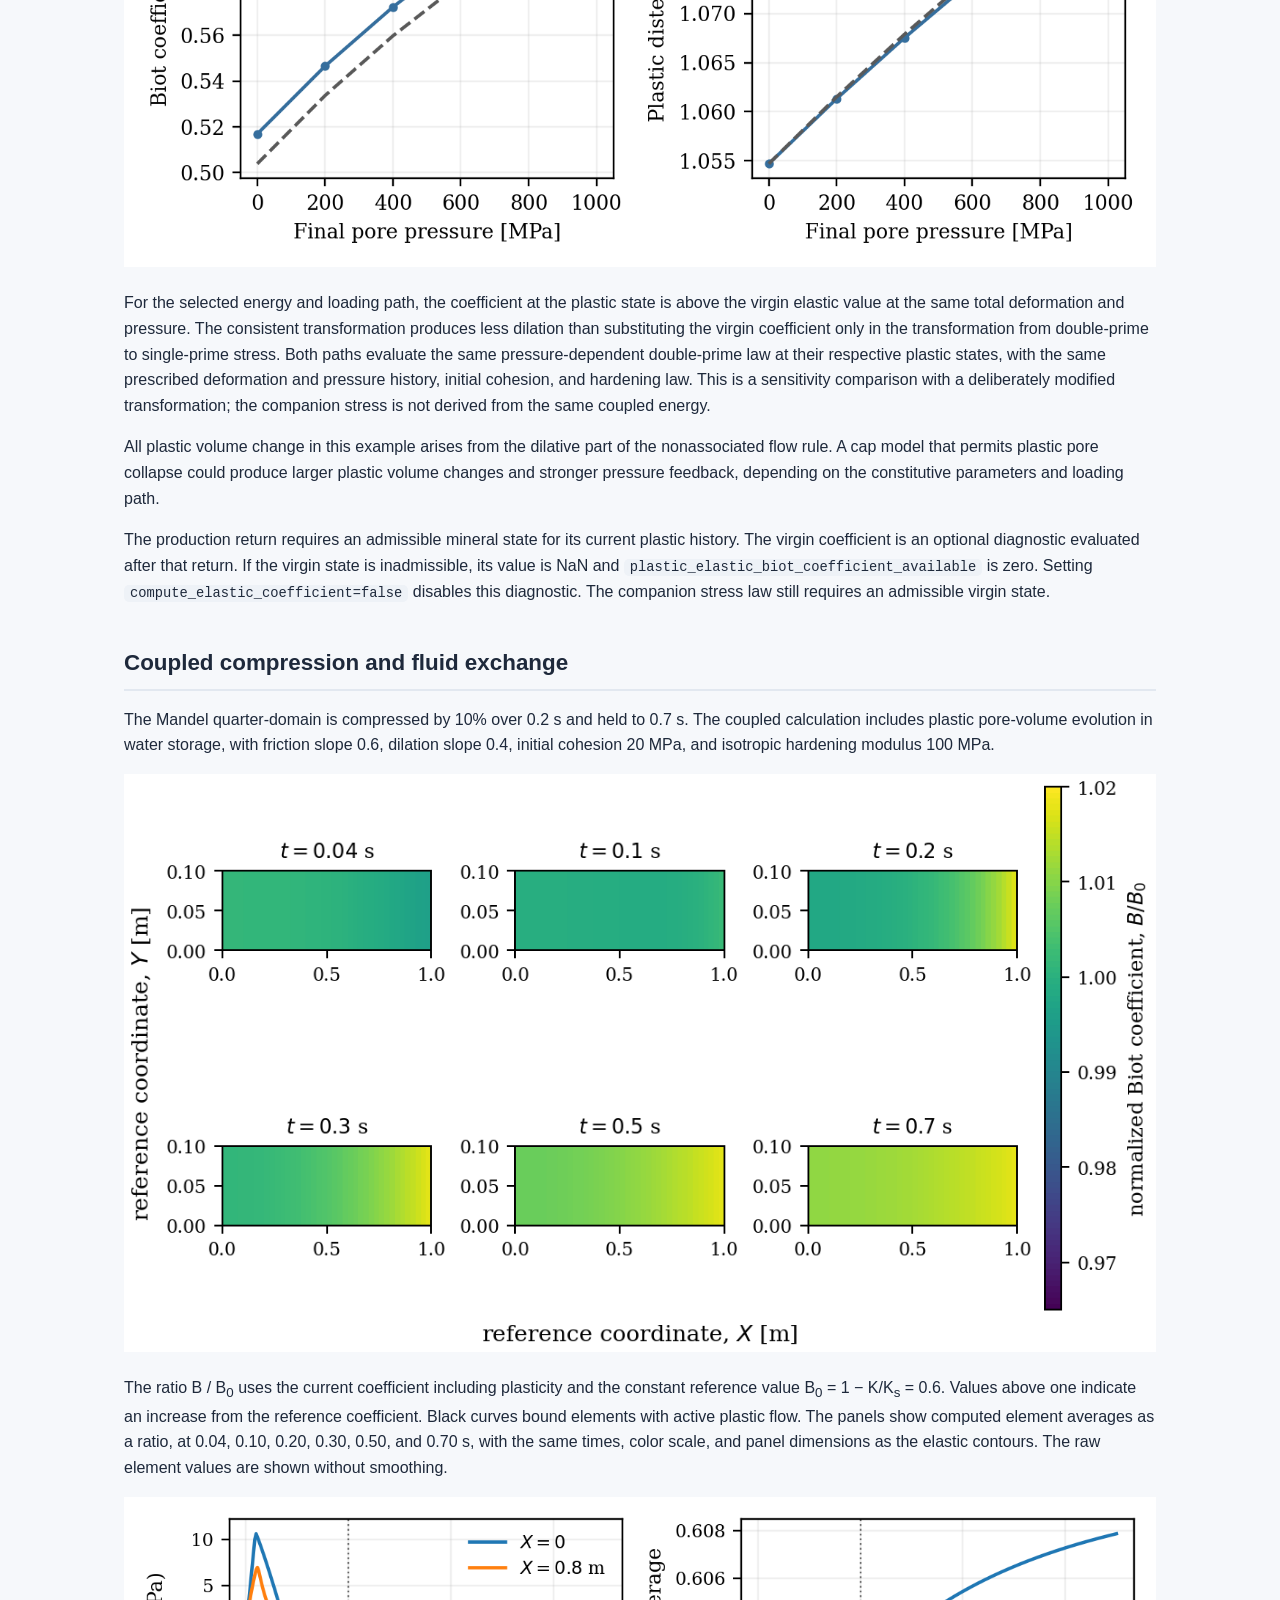
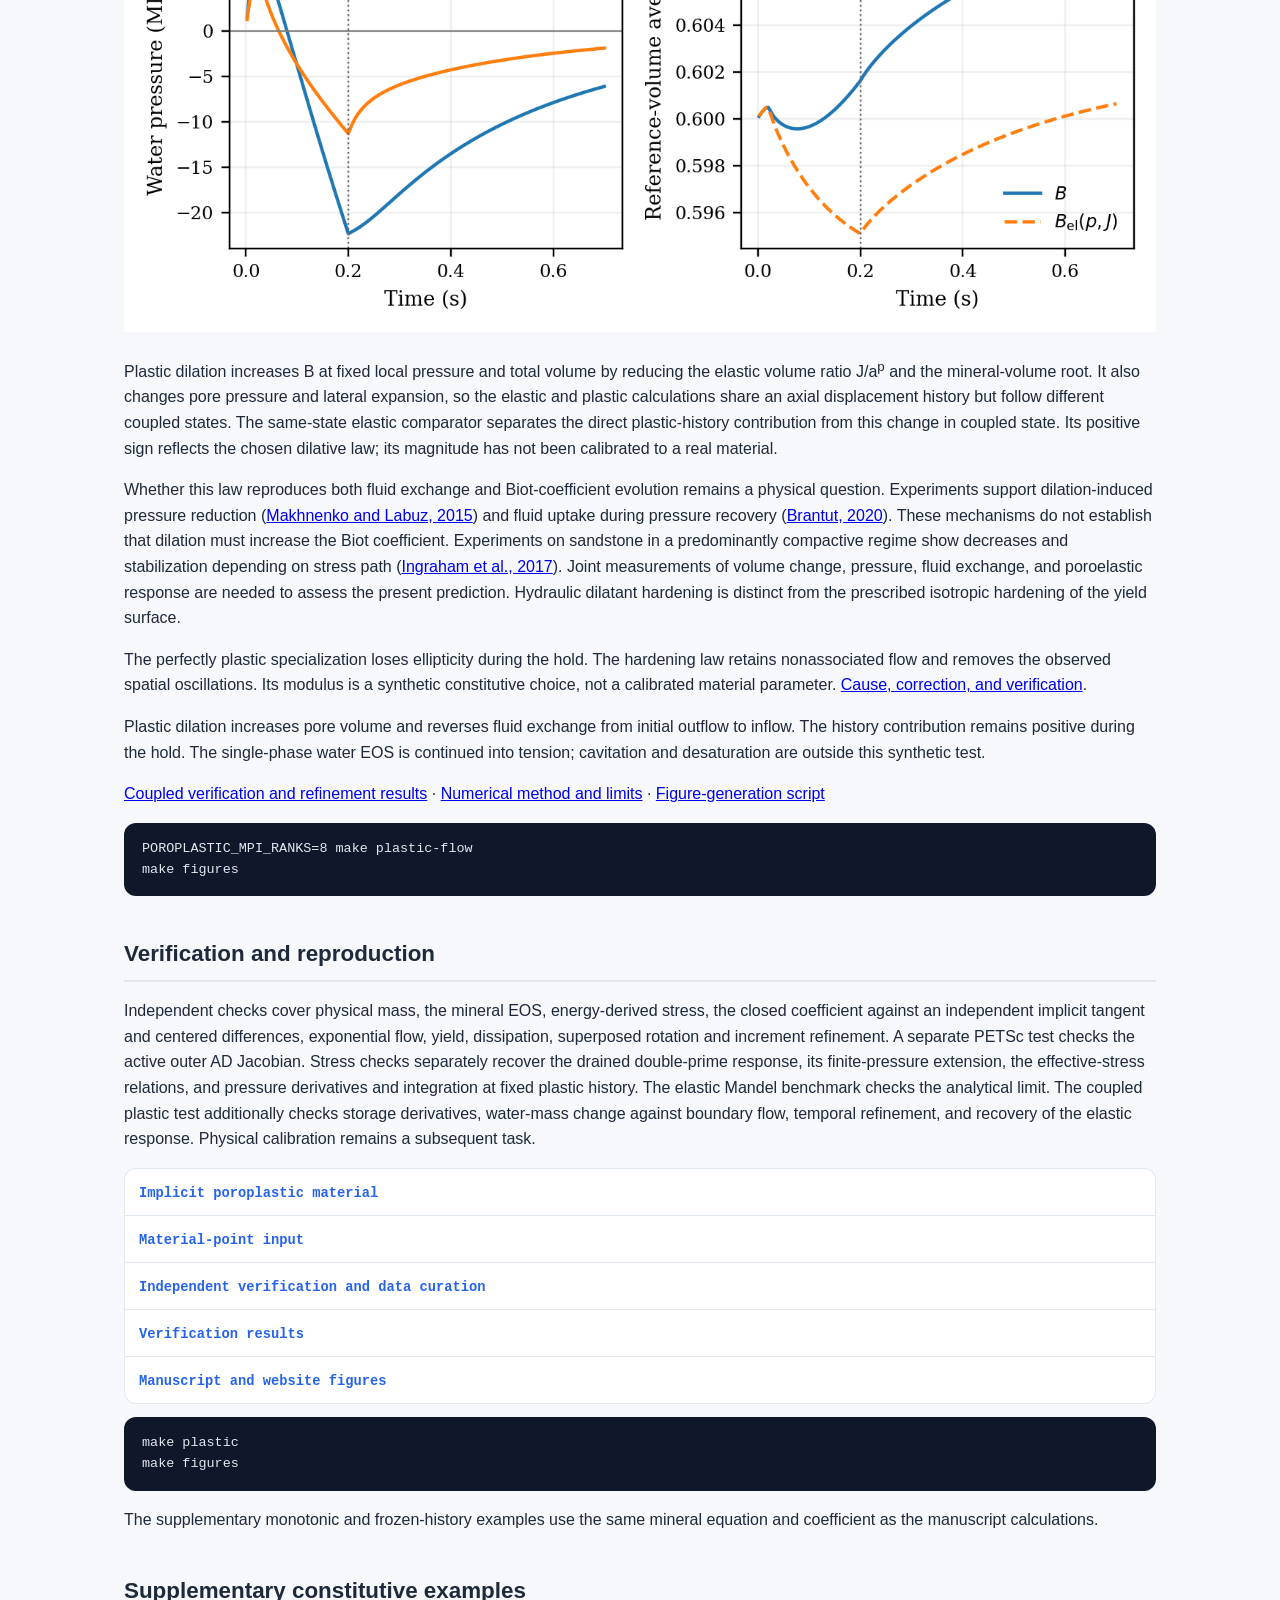
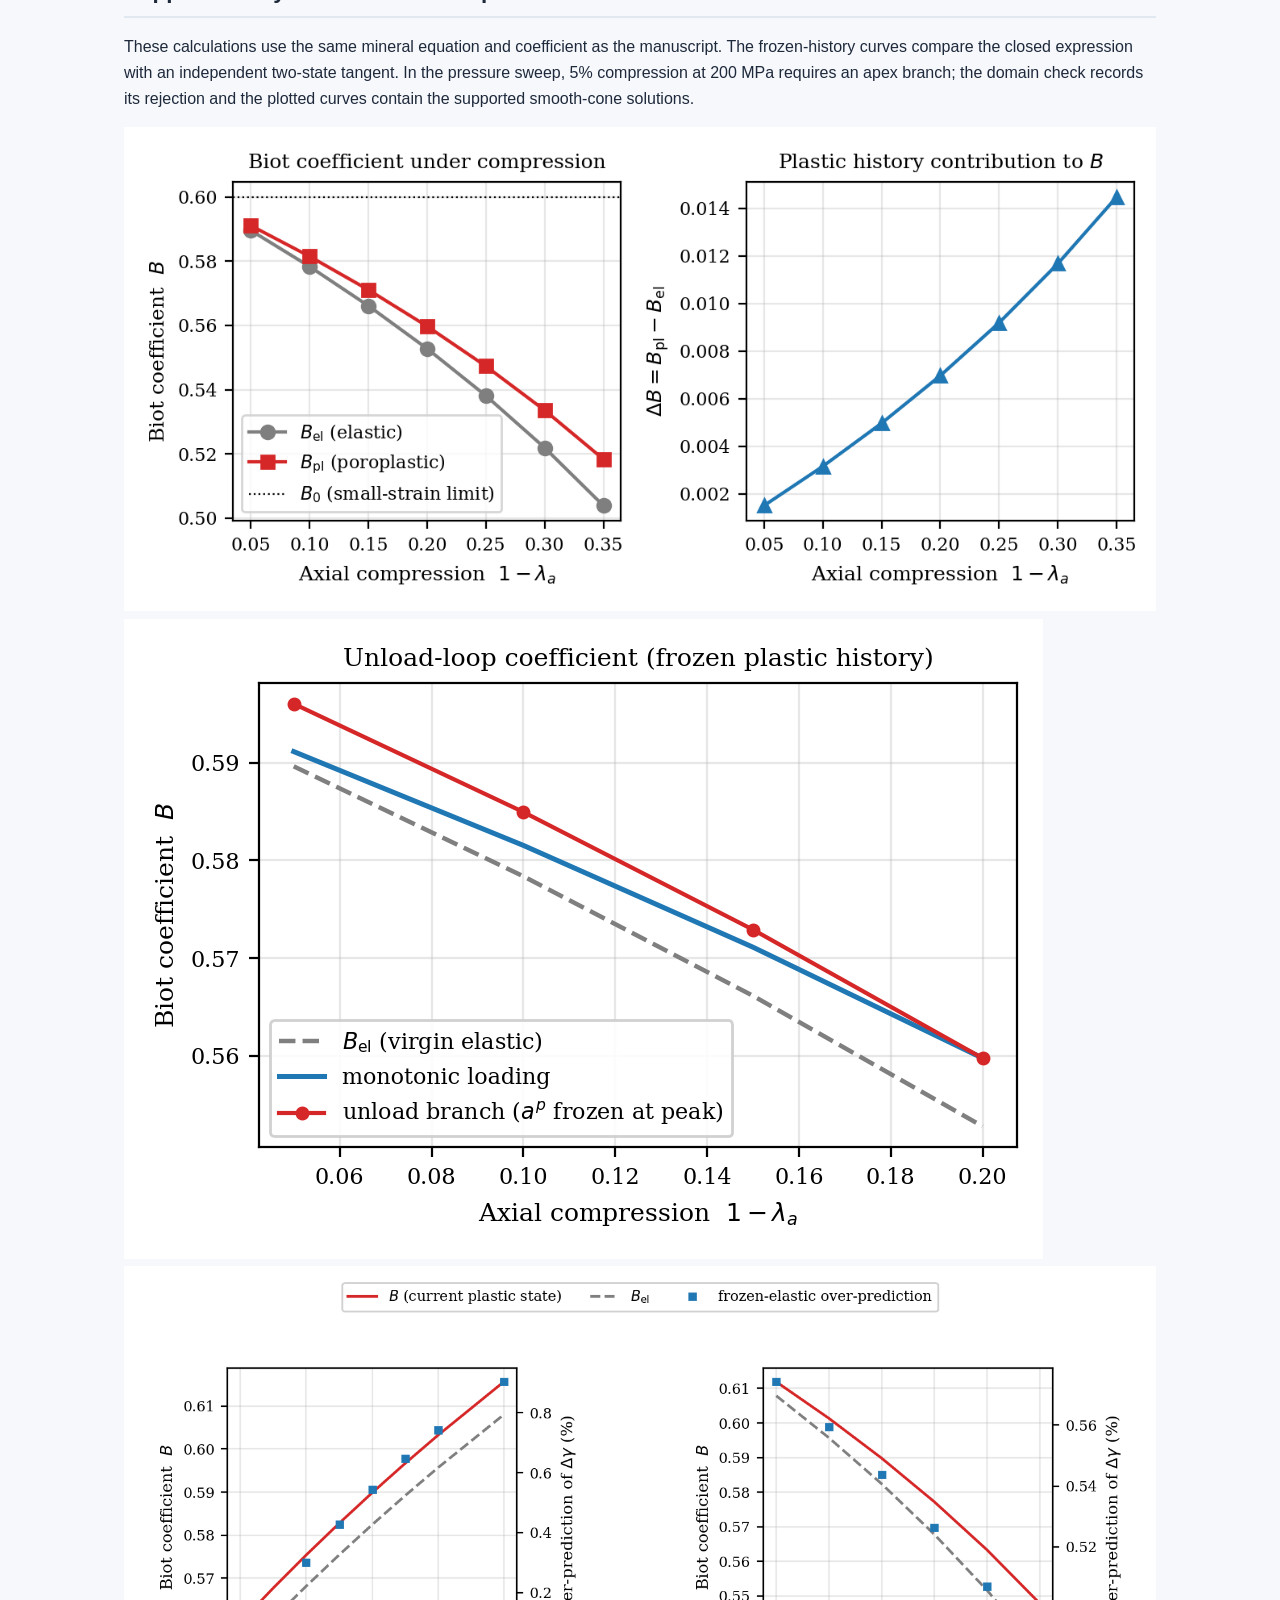
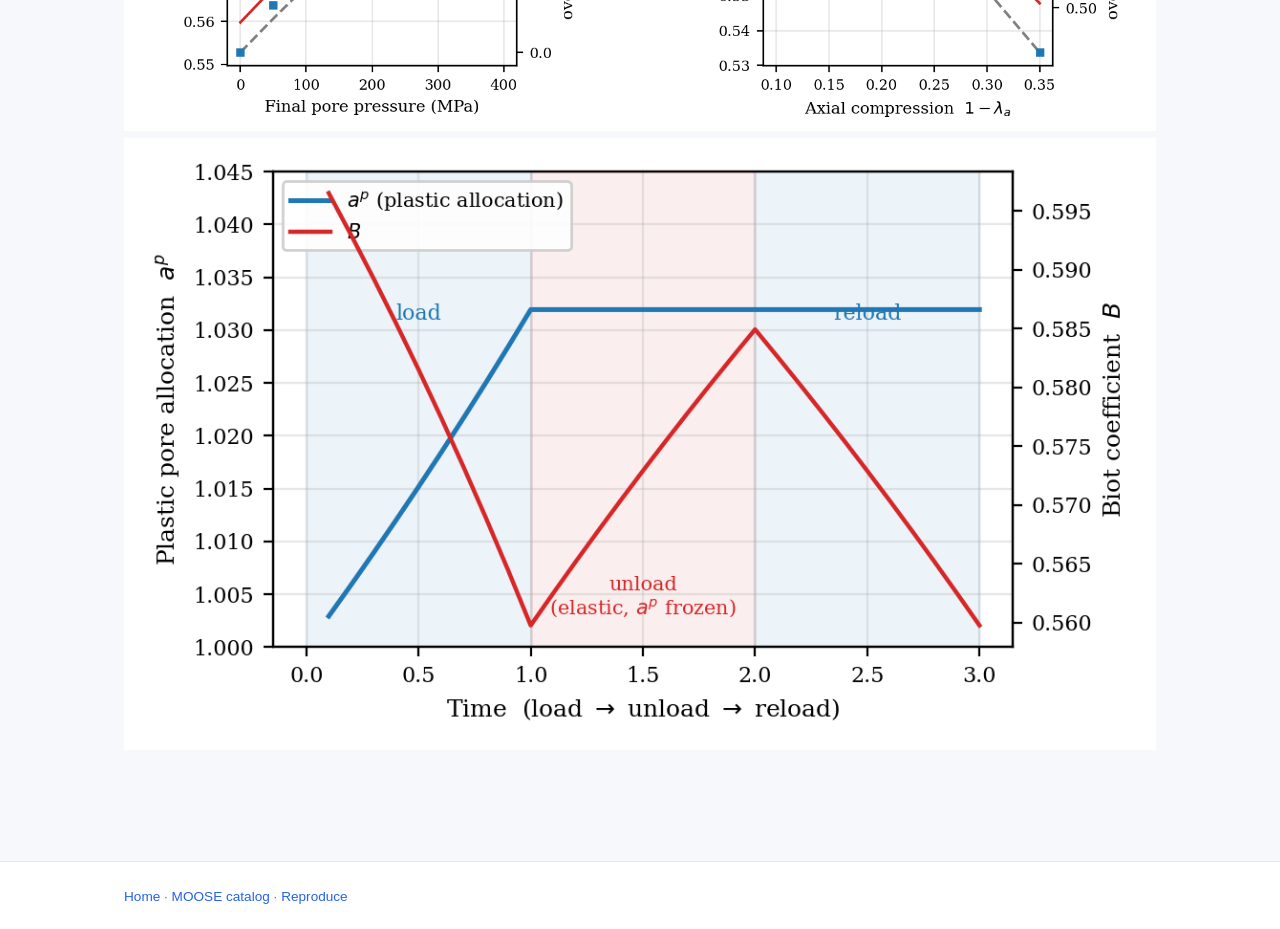
<file: docs/poroplastic.html>
<!DOCTYPE html>
<html lang="en">
<head>
  <meta charset="utf-8">
  <meta name="viewport" content="width=device-width, initial-scale=1">
  <title>Poroplastic Biot — Nonlinear-Biot AD</title>
  <link rel="stylesheet" href="assets/style.css">
</head>
<body>
<header class="site-header">
  <div class="container">
    <a class="brand" href="index.html">
      Nonlinear-Biot AD
      <span class="tag">Finite-deformation Biot coefficient · spatial mass balances</span>
    </a>
    <nav>
      <a href="index.html">Home</a>
      <a href="mandel.html">Mandel benchmark</a>
      <a href="poroplastic.html" class="active">Poroplastic Biot</a>
      <a href="moose-catalog.html">MOOSE catalog</a>
      <a href="reproduction.html">Reproduce</a>
    </nav>
  </div>
</header>

<main><div class="container">
<section class="section">
<h1>Plastic history and pressure coupling</h1>
<p class="lead">The implicit constitutive update evaluates mineral compression,
plastic distention, the Biot coefficient and driving stress at the same current
state. True deformation measures intrinsic solid volume; distention describes
its occupation of mixture volume.</p>
<p>With F = FᵉFᵖ and aᵖ = det Fᵖ, the mineral EOS uses Jᵉ = J/aᵖ.
The matched logarithmic mineral and skeleton laws give the coefficient in closed
form in the current states. The physical identity ρₛ = φₛρ̄ₛ is preserved.
The coefficient is a fixed-pressure
tangent at the current plastic state; the outer Newton derivative retains the
active evolution of that state. The synthetic plastic paths use reference solid
fraction 0.8 to retain positive pore volume throughout compression. Both material-point
examples use initial cohesion 20 MPa and isotropic hardening modulus 100 MPa,
with friction slope 0.6 and dilation slope 0.4, matching the coupled calculation.
These are synthetic parameters, without material calibration.</p>
<p>Zero-pressure tests calibrate the drained double-prime skeleton response
through K and G. The mineral modulus and reference solid fraction supply the
additional information for its pressure-dependent extension. The coupled energy
determines that extension, and the effective-stress relations supply the single-prime
driving stress and total mixture stress. At fixed deformation and plastic
history, the pressure derivative of total Cauchy stress is −B I.</p>
<p>The manuscript also writes total Cauchy stress as the zero-pressure drained
stress minus α p I, with
α = 1 − K J̄/(J K<sub>s</sub>). This finite pressure multiplier uses
the current mineral volume and retains the current plastic history in the
drained stress. The reversible coefficient satisfies
B = α + p ∂α/∂p at fixed deformation and plastic state.
They coincide at zero pressure and generally differ at nonzero pressure.
These expressions rearrange the stresses already evaluated by the implementation.</p>
</section>
<section class="section">
<h2>Loading history</h2>
<img src="assets/img/implicit_poroplastic_history.png" alt="Biot coefficient on loading, unloading and reloading, with accumulated plastic distention" style="max-width:100%">
<p>Plastic distention changes the elastic mineral response and carries history
into the coefficient. Unloading freezes the plastic state; reloading beyond
the previous yield state produces additional flow.</p>
</section>
<section class="section">
<h2>Pressure feedback</h2>
<p>The material point is compressed to an axial stretch of 0.65 while pore
pressure increases linearly to final values from zero to 1 GPa. This loading
range probes the synthetic law at large compression and pressure.</p>
<img src="assets/img/implicit_poroplastic_feedback.png" alt="Biot coefficient and plastic distention under simultaneous compression and pore-pressure loading" style="max-width:100%">
<p>For the selected energy and loading path, the coefficient at the plastic state
is above the virgin elastic value at the same total deformation and pressure.
The consistent transformation produces less dilation than substituting the
virgin coefficient only in the transformation from double-prime to single-prime
stress. Both paths evaluate the same pressure-dependent double-prime law at
their respective plastic states, with the same prescribed deformation and
pressure history, initial cohesion, and hardening law. This is a sensitivity
comparison with a deliberately modified transformation; the companion stress
is not derived from the same coupled energy.</p>
<p>All plastic volume change in this example arises from the dilative part of
the nonassociated flow rule. A cap model that permits plastic pore collapse
could produce larger plastic volume changes and stronger pressure feedback,
depending on the constitutive parameters and loading path.</p>
<p>The production return requires an admissible mineral state for its current
plastic history. The virgin coefficient is an optional diagnostic evaluated
after that return. If the virgin state is inadmissible, its value is NaN and
<code>plastic_elastic_biot_coefficient_available</code> is zero. Setting
<code>compute_elastic_coefficient=false</code> disables this diagnostic. The
companion stress law still requires an admissible virgin state.</p>
</section>
<section class="section">
<h2 id="coupled-compression">Coupled compression and fluid exchange</h2>
<p>The Mandel quarter-domain is compressed by 10% over 0.2 s and held to 0.7 s.
The coupled calculation includes plastic pore-volume evolution in water storage,
with friction slope 0.6, dilation slope 0.4, initial cohesion 20 MPa, and
isotropic hardening modulus 100 MPa.</p>
<img src="assets/img/poroplastic_mandel_biot_ratio.png" alt="Six spatial snapshots of the current Biot coefficient including plasticity normalized by its reference value" style="max-width:100%">
<p>The ratio B / B<sub>0</sub> uses the current coefficient including plasticity
and the constant reference value B<sub>0</sub> = 1 − K/K<sub>s</sub> = 0.6.
Values above one indicate an increase from the reference coefficient. Black curves
bound elements with active plastic flow. The panels show computed element
averages as a ratio, at 0.04, 0.10, 0.20, 0.30, 0.50, and 0.70 s, with the same times,
color scale, and panel dimensions as the elastic contours. The raw element values are shown without smoothing.</p>
<img src="assets/img/poroplastic_mandel_history.png" alt="Pressure reversal and specimen-average Biot coefficients during plastic compression and the hold" style="max-width:100%">
<p>Plastic dilation increases B at fixed local pressure and total volume by
reducing the elastic volume ratio J/a<sup>p</sup> and the mineral-volume root.
It also changes pore pressure and lateral expansion, so the elastic and plastic
calculations share an axial displacement history but follow different coupled
states. The same-state elastic comparator separates the direct plastic-history
contribution from this change in coupled state. Its positive sign reflects the
chosen dilative law; its magnitude has not been calibrated to a real material.</p>
<p>Whether this law reproduces both fluid exchange and Biot-coefficient evolution
remains a physical question. Experiments support dilation-induced pressure
reduction (<a href="https://doi.org/10.1002/2014JB011287">Makhnenko and Labuz, 2015</a>)
and fluid uptake during pressure recovery
(<a href="https://doi.org/10.1016/j.epsl.2020.116179">Brantut, 2020</a>).
These mechanisms do not establish that dilation must increase the Biot coefficient.
Experiments on sandstone in a predominantly compactive regime show decreases
and stabilization depending on stress path
(<a href="https://doi.org/10.1016/j.ijrmms.2017.04.004">Ingraham et al., 2017</a>).
Joint measurements of volume change, pressure, fluid exchange, and poroelastic
response are needed to assess the present prediction. Hydraulic dilatant hardening
is distinct from the prescribed isotropic hardening of the yield surface.</p>
<p>The perfectly plastic specialization loses ellipticity during the hold.
The hardening law retains nonassociated flow and removes the observed spatial
oscillations. Its modulus is a synthetic constitutive choice, not a calibrated
material parameter. <a href="source.html?f=../validation/poroplastic_spatial_stability.md">Cause, correction, and verification</a>.</p>
<p>Plastic dilation increases pore volume and reverses fluid exchange from
initial outflow to inflow. The history contribution remains positive during the
hold. The single-phase water EOS is continued into tension; cavitation and
desaturation are outside this synthetic test.</p>
<p><a href="source.html?f=../validation/poroplastic_mandel_verification.json">Coupled verification and refinement results</a> ·
<a href="source.html?f=../validation/poroplastic_mandel_numerical_notes.md">Numerical method and limits</a> ·
<a href="source.html?f=../scripts/plot_poroplastic_mandel.py">Figure-generation script</a></p>
<pre><code>POROPLASTIC_MPI_RANKS=8 make plastic-flow
make figures</code></pre>
</section>
<section class="section">
<h2>Verification and reproduction</h2>
<p>Independent checks cover physical mass, the mineral EOS, energy-derived stress,
the closed coefficient against an independent implicit tangent and centered differences, exponential flow, yield, dissipation, superposed
rotation and increment refinement. A separate PETSc test checks the active outer
AD Jacobian. Stress checks separately recover the drained double-prime response,
its finite-pressure extension, the effective-stress relations, and pressure derivatives
and integration at fixed plastic history. The elastic Mandel benchmark checks the analytical limit. The
coupled plastic test additionally checks storage derivatives, water-mass change
against boundary flow, temporal refinement, and recovery of the elastic response.
Physical calibration remains a subsequent task.</p>
<ul class="file-list">
<li><a href="source.html?f=../moose_app/src/materials/ADImplicitPoroplasticBiotMaterial.C">Implicit poroplastic material</a></li>
<li><a href="source.html?f=../moose_app/test/tests/implicit_poroplastic/material_path.i">Material-point input</a></li>
<li><a href="source.html?f=../validation/scripts/check_implicit_poroplastic.py">Independent verification and data curation</a></li>
<li><a href="source.html?f=../validation/implicit_poroplastic_verification.json">Verification results</a></li>
<li><a href="source.html?f=../scripts/plot_implicit_poroplastic.py">Manuscript and website figures</a></li>
</ul>
<pre><code>make plastic
make figures</code></pre>
<p>The supplementary monotonic and frozen-history examples use the same mineral equation and coefficient as the manuscript calculations.</p>
</section>
<section class="section">
<h2>Supplementary constitutive examples</h2>
<p>These calculations use the same mineral equation and coefficient as the
manuscript. The frozen-history curves compare the closed expression with an
independent two-state tangent. In the pressure sweep, 5% compression at 200 MPa
requires an apex branch; the domain check records its rejection and the plotted
curves contain the supported smooth-cone solutions.</p>
<img src="assets/img/poroplastic_delta_b.png" alt="Monotonic coefficient and plastic history contribution" style="max-width:100%">
<img src="assets/img/poroplastic_load_unload.png" alt="Independent frozen-history coefficient on unloading" style="max-width:100%">
<img src="assets/img/poroplastic_b_feedback.png" alt="Pressure feedback over supported compression and pressure paths" style="max-width:100%">
<img src="assets/img/tensorial_load_unload.png" alt="Supplementary implicit loading cycle" style="max-width:100%">
</section>
</div></main>

<footer class="site-footer">
  <div class="container">
    <a href="index.html">Home</a> · <a href="moose-catalog.html">MOOSE catalog</a> ·
    <a href="reproduction.html">Reproduce</a>
  </div>
</footer>
</body>
</html>
</file>
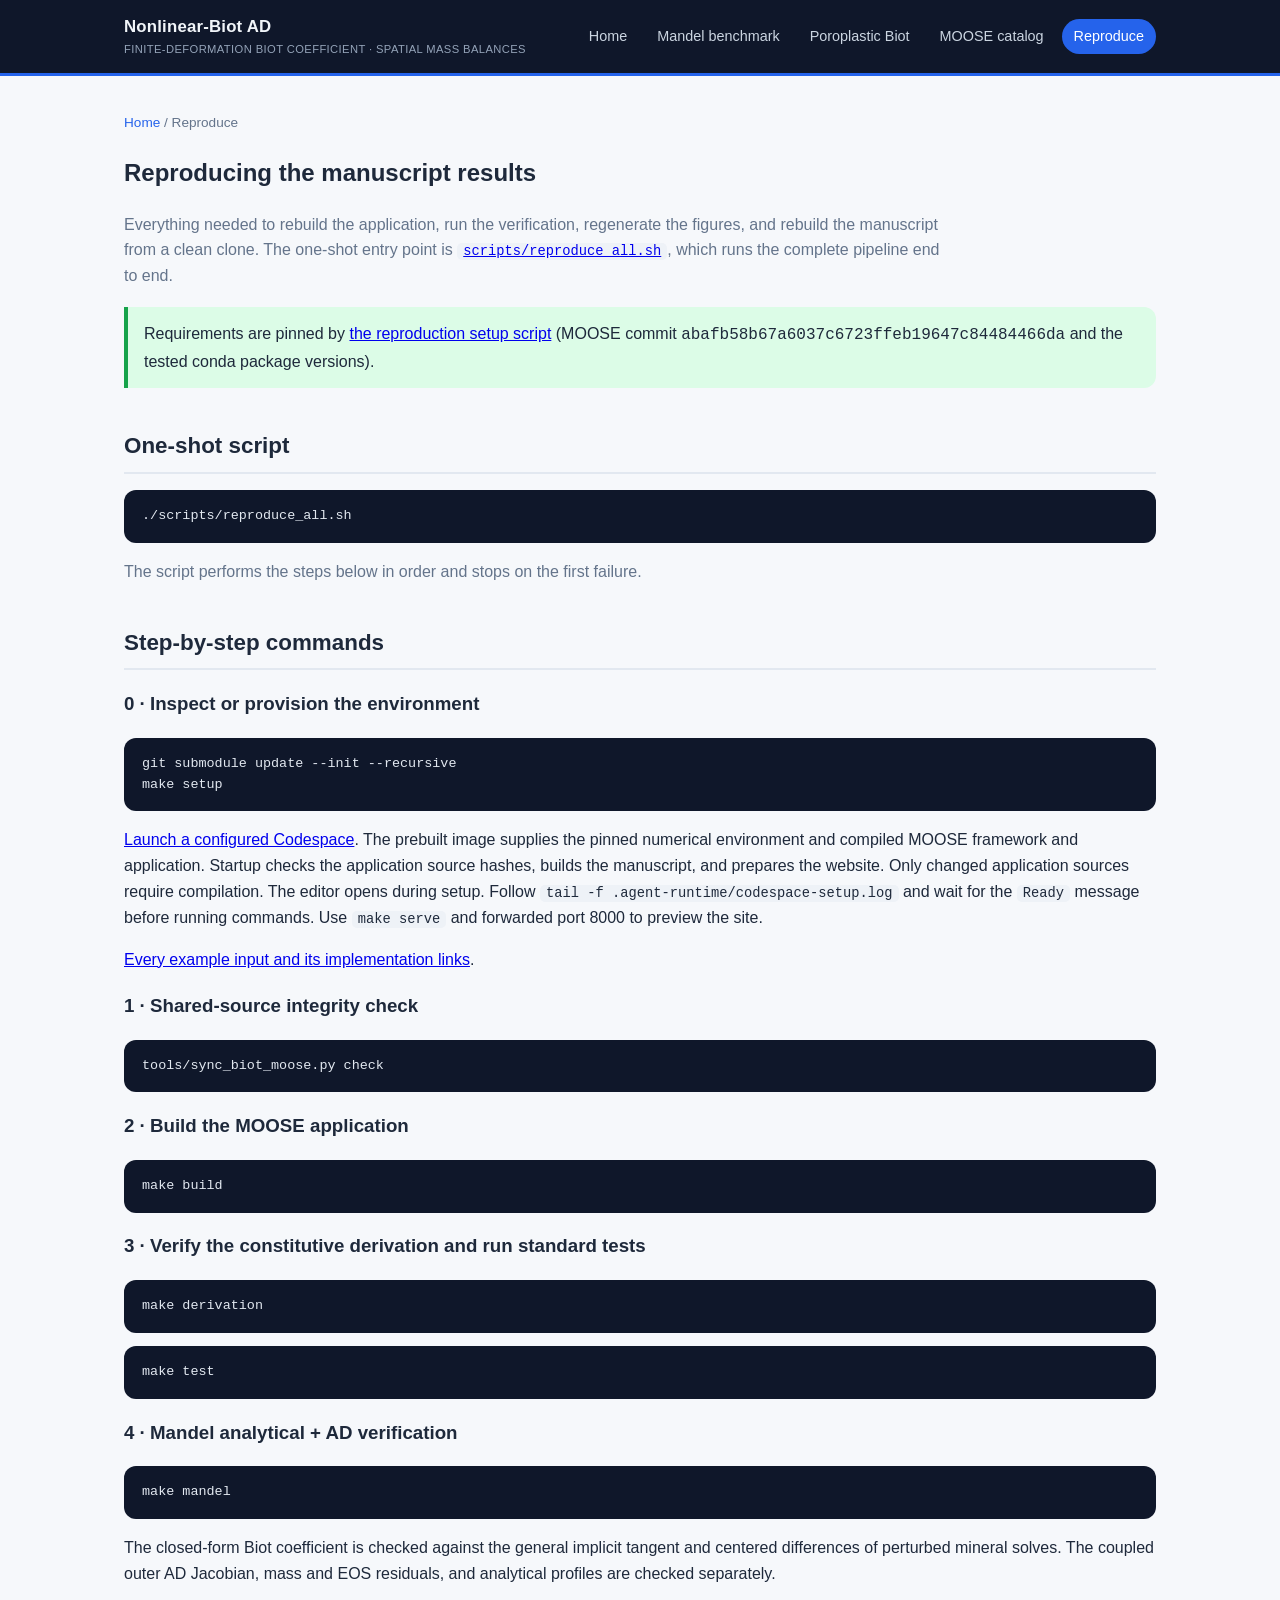
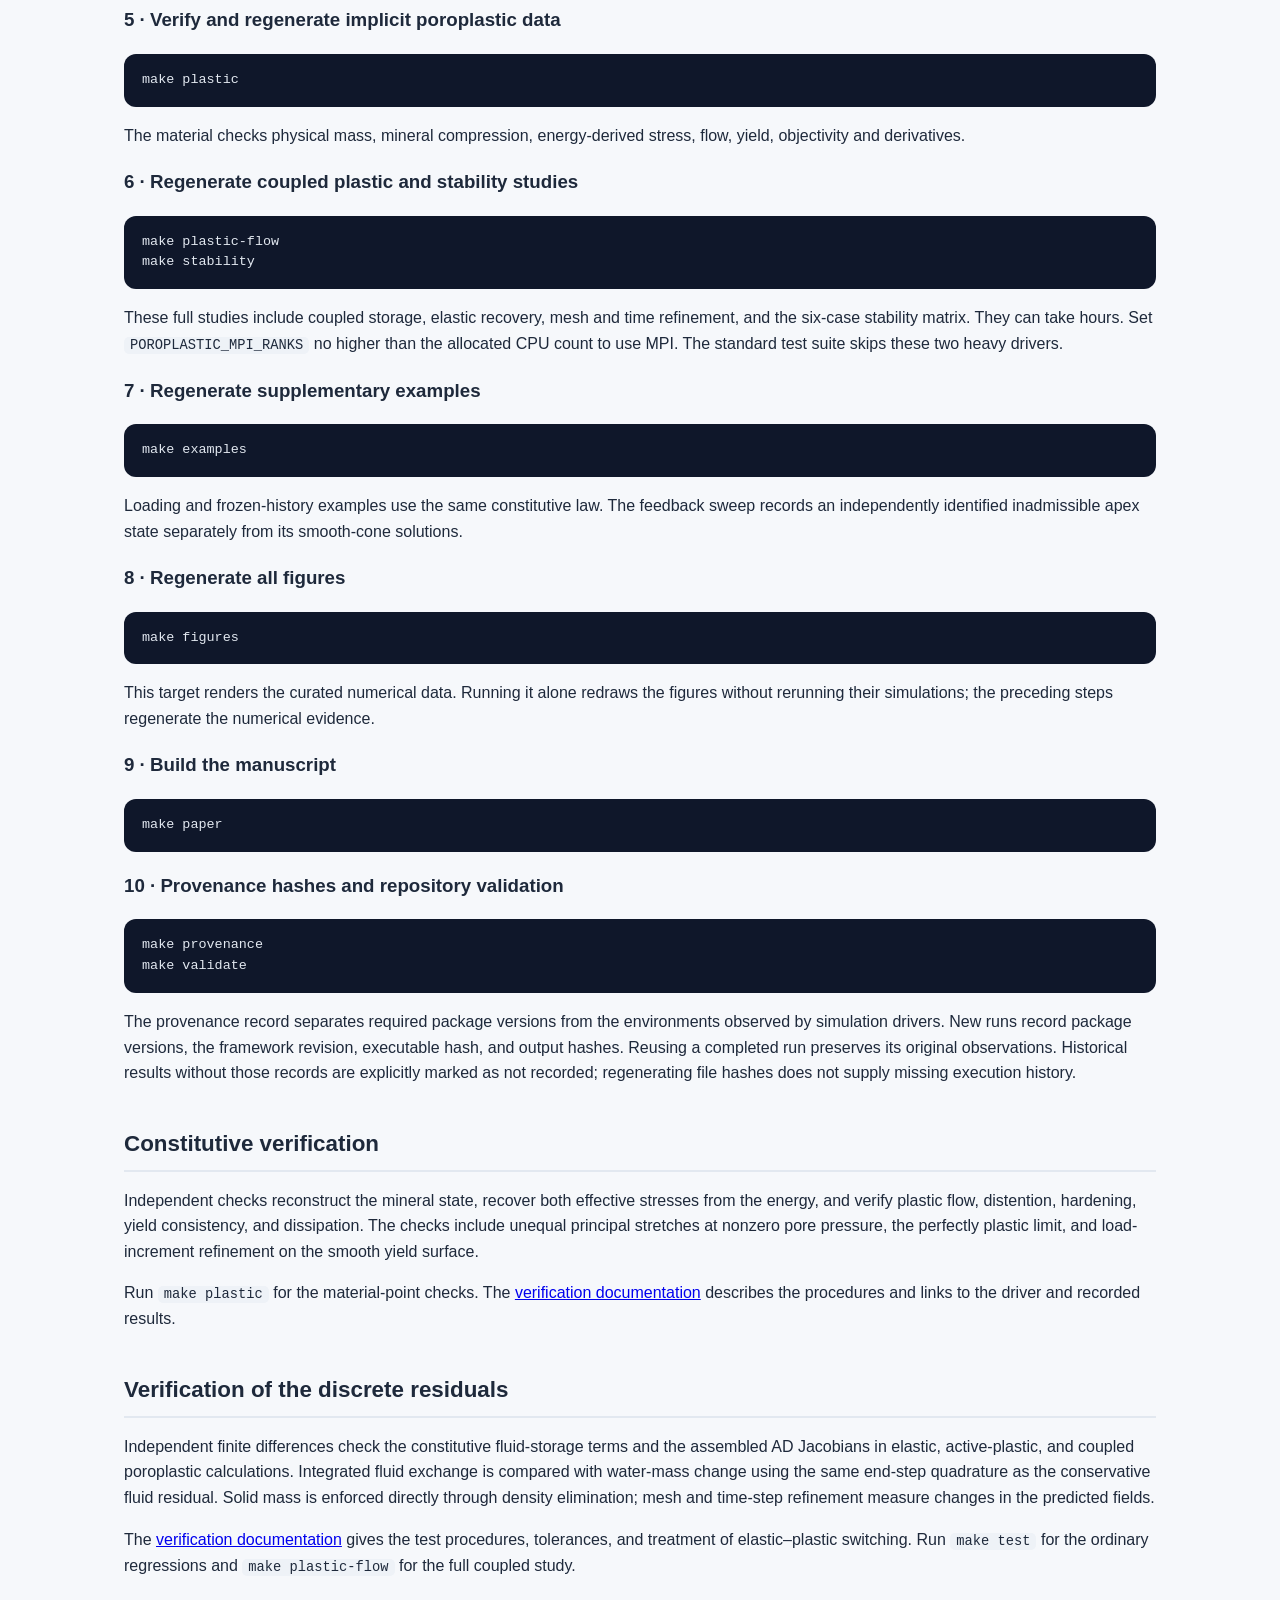
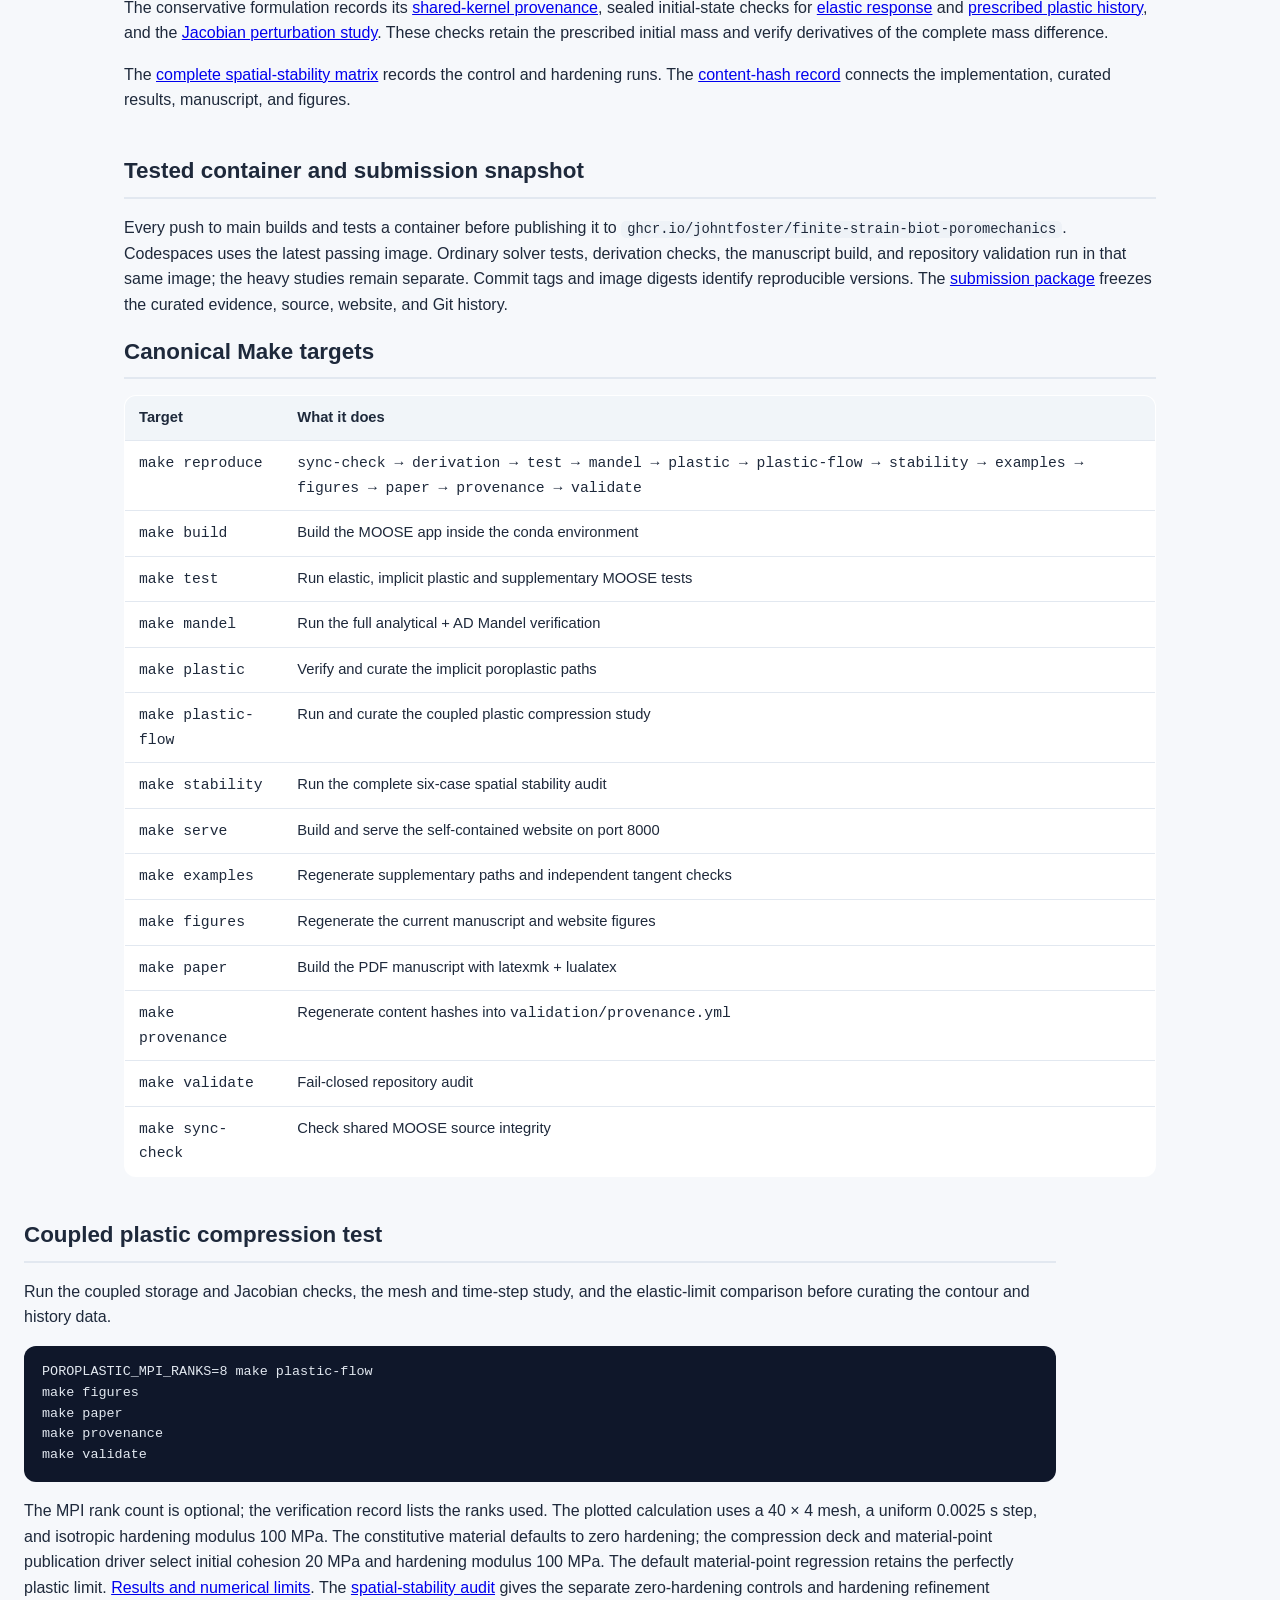
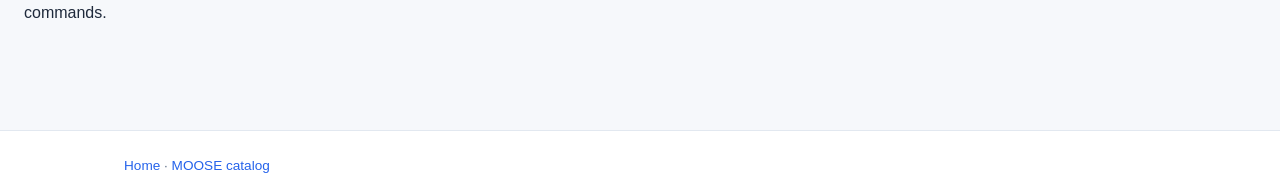
<file: docs/reproduction.html>
<!DOCTYPE html>
<html lang="en">
<head>
  <meta charset="utf-8">
  <meta name="viewport" content="width=device-width, initial-scale=1">
  <title>Reproduce — Nonlinear-Biot AD</title>
  <link rel="stylesheet" href="assets/style.css">
</head>
<body>
<header class="site-header">
  <div class="container">
    <a class="brand" href="index.html">
      Nonlinear-Biot AD
      <span class="tag">Finite-deformation Biot coefficient · spatial mass balances</span>
    </a>
    <nav>
      <a href="index.html">Home</a>
      <a href="mandel.html">Mandel benchmark</a>
      <a href="poroplastic.html">Poroplastic Biot</a>
      <a href="moose-catalog.html">MOOSE catalog</a>
      <a href="reproduction.html" class="active">Reproduce</a>
    </nav>
  </div>
</header>

<main>
  <div class="container">
    <div class="breadcrumbs"><a href="index.html">Home</a> / Reproduce</div>

    <section class="section">
      <h1>Reproducing the manuscript results</h1>
      <p class="lead">
        Everything needed to rebuild the application, run the verification, regenerate the
        figures, and rebuild the manuscript from a clean clone. The one-shot entry point is
        <a href="source.html?f=../scripts/reproduce_all.sh"><code>scripts/reproduce_all.sh</code></a>, which runs
        the complete pipeline end to end.
      </p>
      <div class="callout ok">
        Requirements are pinned by
        <a href="source.html?f=tools/setup_reproduction.sh">the reproduction setup script</a>
        (MOOSE commit <code>abafb58b67a6037c6723ffeb19647c84484466da</code> and the tested conda
        package versions).
      </div>
    </section>

    <section class="section">
      <h2>One-shot script</h2>
      <pre><code>./scripts/reproduce_all.sh</code></pre>
      <p class="lead">The script performs the steps below in order and stops on the first failure.</p>
    </section>

    <section class="section">
      <h2>Step-by-step commands</h2>

      <h3>0 · Inspect or provision the environment</h3>
      <pre><code>git submodule update --init --recursive
make setup</code></pre>

      <p><a href="https://codespaces.new/johntfoster/finite-strain-biot-poromechanics">Launch a configured Codespace</a>. The prebuilt image supplies the pinned numerical environment and compiled MOOSE framework and application. Startup checks the application source hashes, builds the manuscript, and prepares the website. Only changed application sources require compilation. The editor opens during setup. Follow <code>tail -f .agent-runtime/codespace-setup.log</code> and wait for the <code>Ready</code> message before running commands. Use <code>make serve</code> and forwarded port 8000 to preview the site.</p>
      <p><a href="moose-catalog.html#examples">Every example input and its implementation links</a>.</p>
      <h3>1 · Shared-source integrity check</h3>
      <pre><code>tools/sync_biot_moose.py check</code></pre>

      <h3>2 · Build the MOOSE application</h3>
      <pre><code>make build</code></pre>

      <h3>3 · Verify the constitutive derivation and run standard tests</h3>
      <pre><code>make derivation</code></pre>
      <pre><code>make test</code></pre>

      <h3>4 · Mandel analytical + AD verification</h3>
      <pre><code>make mandel</code></pre>
      <p>The closed-form Biot coefficient is checked against the general implicit
      tangent and centered differences of perturbed mineral solves. The coupled
      outer AD Jacobian, mass and EOS residuals, and analytical profiles are
      checked separately.</p>

      <h3>5 · Verify and regenerate implicit poroplastic data</h3>
      <pre><code>make plastic</code></pre>
      <p>The material checks physical mass, mineral compression, energy-derived
      stress, flow, yield, objectivity and derivatives.</p>

      <h3>6 · Regenerate coupled plastic and stability studies</h3>
      <pre><code>make plastic-flow
make stability</code></pre>
      <p>These full studies include coupled storage, elastic recovery, mesh and
      time refinement, and the six-case stability matrix. They can take hours.
      Set <code>POROPLASTIC_MPI_RANKS</code> no higher than the allocated CPU
      count to use MPI. The standard test suite skips these two heavy drivers.</p>

      <h3>7 · Regenerate supplementary examples</h3>
      <pre><code>make examples</code></pre>
      <p>Loading and frozen-history examples use the same constitutive law.
      The feedback sweep records an independently identified inadmissible apex
      state separately from its smooth-cone solutions.</p>

      <h3>8 · Regenerate all figures</h3>
      <pre><code>make figures</code></pre>
      <p>This target renders the curated numerical data. Running it alone
      redraws the figures without rerunning their simulations; the preceding
      steps regenerate the numerical evidence.</p>

      <h3>9 · Build the manuscript</h3>
      <pre><code>make paper</code></pre>

      <h3>10 · Provenance hashes and repository validation</h3>
      <pre><code>make provenance
make validate</code></pre>
      <p>The provenance record separates required package versions from the
      environments observed by simulation drivers. New runs record package
      versions, the framework revision, executable hash, and output hashes.
      Reusing a completed run preserves its original observations. Historical
      results without those records are explicitly marked as not recorded;
      regenerating file hashes does not supply missing execution history.</p>
    </section>

    <section class="section" id="constitutive-verification">
      <h2>Constitutive verification</h2>
      <p>Independent checks reconstruct the mineral state, recover both
      effective stresses from the energy, and verify plastic flow, distention,
      hardening, yield consistency, and dissipation. The checks include unequal
      principal stretches at nonzero pore pressure, the perfectly plastic
      limit, and load-increment refinement on the smooth yield surface.</p>
      <p>Run <code>make plastic</code> for the material-point checks. The
      <a href="source.html?f=../validation/README.md">verification documentation</a>
      describes the procedures and links to the driver and recorded results.</p>
    </section>

    <section class="section" id="discrete-verification">
      <h2>Verification of the discrete residuals</h2>
      <p>Independent finite differences check the constitutive fluid-storage
      terms and the assembled AD Jacobians in elastic, active-plastic, and
      coupled poroplastic calculations. Integrated fluid exchange is compared
      with water-mass change using the same end-step quadrature as the conservative
      fluid residual. Solid mass is enforced directly through density elimination;
      mesh and time-step refinement measure changes in the predicted fields.</p>
      <p>The <a href="source.html?f=../validation/README.md">verification
      documentation</a> gives the test procedures, tolerances, and treatment of
      elastic–plastic switching. Run <code>make test</code> for the ordinary
      regressions and <code>make plastic-flow</code> for the full coupled study.</p>
      <p>The conservative formulation records its
      <a href="source.html?f=validation/conservative_formulation.json">shared-kernel provenance</a>,
      sealed initial-state checks for
      <a href="source.html?f=validation/conservative_initial_state.json">elastic response</a> and
      <a href="source.html?f=validation/conservative_plastic_initial_state.json">prescribed plastic history</a>,
      and the <a href="source.html?f=validation/conservative_jacobian_perturbations.json">Jacobian perturbation study</a>.
      These checks retain the prescribed initial mass and verify derivatives of
      the complete mass difference.</p>
      <p>The <a href="source.html?f=validation/poroplastic_spatial_stability.json">complete spatial-stability matrix</a>
      records the control and hardening runs. The
      <a href="source.html?f=validation/provenance.yml">content-hash record</a>
      connects the implementation, curated results, manuscript, and figures.</p>
    </section>

    <section class="section">
      <h2>Tested container and submission snapshot</h2>
      <p>Every push to main builds and tests a container before publishing it to
      <code>ghcr.io/johntfoster/finite-strain-biot-poromechanics</code>. Codespaces
      uses the latest passing image. Ordinary solver tests, derivation checks,
      the manuscript build, and repository validation run in that same image;
      the heavy studies remain separate. Commit tags and image digests identify
      reproducible versions. The <a href="source.html?f=submission/README.md">submission
      package</a> freezes the curated evidence, source, website, and Git history.</p>
      <h2>Canonical Make targets</h2>
      <table>
        <thead><tr><th>Target</th><th>What it does</th></tr></thead>
        <tbody>
          <tr><td><code>make reproduce</code></td><td><code>sync-check → derivation → test → mandel → plastic → plastic-flow → stability → examples → figures → paper → provenance → validate</code></td></tr>
          <tr><td><code>make build</code></td><td>Build the MOOSE app inside the conda environment</td></tr>
          <tr><td><code>make test</code></td><td>Run elastic, implicit plastic and supplementary MOOSE tests</td></tr>
          <tr><td><code>make mandel</code></td><td>Run the full analytical + AD Mandel verification</td></tr>
          <tr><td><code>make plastic</code></td><td>Verify and curate the implicit poroplastic paths</td></tr>
          <tr><td><code>make plastic-flow</code></td><td>Run and curate the coupled plastic compression study</td></tr>
          <tr><td><code>make stability</code></td><td>Run the complete six-case spatial stability audit</td></tr>
          <tr><td><code>make serve</code></td><td>Build and serve the self-contained website on port 8000</td></tr>
          <tr><td><code>make examples</code></td><td>Regenerate supplementary paths and independent tangent checks</td></tr>
          <tr><td><code>make figures</code></td><td>Regenerate the current manuscript and website figures</td></tr>
          <tr><td><code>make paper</code></td><td>Build the PDF manuscript with latexmk + lualatex</td></tr>
          <tr><td><code>make provenance</code></td><td>Regenerate content hashes into <code>validation/provenance.yml</code></td></tr>
          <tr><td><code>make validate</code></td><td>Fail-closed repository audit</td></tr>
          <tr><td><code>make sync-check</code></td><td>Check shared MOOSE source integrity</td></tr>
        </tbody>
      </table>
    </section>
  </div>
<section class="section container">
<h2>Coupled plastic compression test</h2>
<p>Run the coupled storage and Jacobian checks, the mesh and time-step study,
and the elastic-limit comparison before curating the contour and history data.</p>
<pre><code>POROPLASTIC_MPI_RANKS=8 make plastic-flow
make figures
make paper
make provenance
make validate</code></pre>
<p>The MPI rank count is optional; the verification record lists the ranks used.
The plotted calculation uses a 40 × 4 mesh, a uniform 0.0025 s step,
and isotropic hardening modulus 100 MPa. The constitutive material defaults to
zero hardening; the compression deck and material-point publication driver
select initial cohesion 20 MPa and hardening modulus 100 MPa. The default
material-point regression retains the perfectly plastic limit.
<a href="poroplastic.html">Results and numerical limits</a>.
The <a href="source.html?f=../validation/poroplastic_spatial_stability.md">spatial-stability audit</a>
gives the separate zero-hardening controls and hardening refinement commands.</p>
</section>
</main>

<footer class="site-footer">
  <div class="container">
    <a href="index.html">Home</a> · <a href="moose-catalog.html">MOOSE catalog</a>
  </div>
</footer>
</body>
</html>
</file>
<file: docs/assets/style.css>
:root {
  --bg: #f6f8fb;
  --surface: #ffffff;
  --ink: #1e293b;
  --muted: #64748b;
  --accent: #2563eb;
  --accent-soft: #dbeafe;
  --code-bg: #0f172a;
  --code-ink: #e2e8f0;
  --border: #e2e8f0;
  --ok: #16a34a;
  --warn: #d97706;
  --radius: 12px;
}

* { box-sizing: border-box; }

html { scroll-behavior: smooth; }

body {
  margin: 0;
  font-family: -apple-system, BlinkMacSystemFont, "Segoe UI", Roboto, Helvetica,
    Arial, sans-serif, "Apple Color Emoji", "Segoe UI Emoji";
  color: var(--ink);
  background: var(--bg);
  line-height: 1.6;
}

.container { max-width: 1080px; margin: 0 auto; padding: 0 24px; }

/* ---------- Header ---------- */
.site-header {
  background: #0f172a;
  color: #f1f5f9;
  border-bottom: 3px solid var(--accent);
}
.site-header .container {
  display: flex;
  flex-wrap: wrap;
  align-items: center;
  gap: 16px;
  padding-top: 14px;
  padding-bottom: 14px;
}
.brand {
  font-weight: 700;
  font-size: 1.05rem;
  color: #f1f5f9;
  text-decoration: none;
  letter-spacing: 0.2px;
}
.brand .tag {
  display: block;
  font-size: 0.7rem;
  font-weight: 500;
  color: #94a3b8;
  letter-spacing: 0.4px;
  text-transform: uppercase;
}
nav { display: flex; flex-wrap: wrap; gap: 6px; margin-left: auto; }
nav a {
  color: #cbd5e1;
  text-decoration: none;
  padding: 6px 12px;
  border-radius: 999px;
  font-size: 0.9rem;
}
nav a:hover { background: #1e293b; color: #fff; }
nav a.active { background: var(--accent); color: #fff; }

/* ---------- Hero ---------- */
.hero {
  background: linear-gradient(135deg, #0f172a 0%, #1e3a8a 100%);
  color: #f1f5f9;
  padding: 56px 0;
}
.hero h1 { margin: 0 0 12px; font-size: 2.1rem; line-height: 1.2; }
.hero p { margin: 0; max-width: 720px; color: #cbd5e1; }
.hero .cta { margin-top: 22px; display: flex; flex-wrap: wrap; gap: 10px; }
.btn {
  display: inline-block;
  padding: 10px 18px;
  border-radius: 10px;
  text-decoration: none;
  font-weight: 600;
  font-size: 0.92rem;
}
.btn.primary { background: var(--accent); color: #fff; }
.btn.primary:hover { background: #1d4ed8; }
.btn.ghost { background: rgba(255,255,255,0.08); color: #e2e8f0; border: 1px solid rgba(255,255,255,0.2); }
.btn.ghost:hover { background: rgba(255,255,255,0.16); }

/* ---------- Layout ---------- */
main { padding: 36px 0 64px; }
.section { margin: 0 0 40px; }
.section > h2 {
  font-size: 1.4rem;
  margin: 0 0 16px;
  padding-bottom: 8px;
  border-bottom: 2px solid var(--border);
}
.lead { color: var(--muted); max-width: 820px; }

/* Cards */
.grid { display: grid; grid-template-columns: repeat(auto-fit, minmax(300px, 1fr)); gap: 18px; }
.card {
  background: var(--surface);
  border: 1px solid var(--border);
  border-radius: var(--radius);
  padding: 20px;
  box-shadow: 0 1px 2px rgba(15,23,42,0.04);
}
.card h3 { margin: 0 0 8px; font-size: 1.05rem; }
.card h3 a { color: var(--ink); text-decoration: none; }
.card h3 a:hover { color: var(--accent); }
.card p { margin: 0 0 12px; color: var(--muted); font-size: 0.94rem; }
.card .links { display: flex; flex-wrap: wrap; gap: 8px; }

.badge {
  display: inline-block;
  font-size: 0.72rem;
  font-weight: 600;
  padding: 2px 8px;
  border-radius: 999px;
  background: var(--accent-soft);
  color: #1d4ed8;
  white-space: nowrap;
}
.badge.moose { background: #fef3c7; color: #92400e; }
.badge.deck { background: #dcfce7; color: #166534; }
.badge.script { background: #ede9fe; color: #6d28d9; }
.badge.data { background: #e0f2fe; color: #075985; }

/* File link lists */
.file-list { list-style: none; margin: 0; padding: 0; }
.file-list li {
  padding: 10px 14px;
  border: 1px solid var(--border);
  border-bottom: 0;
  background: var(--surface);
}
.file-list li:first-child { border-radius: var(--radius) var(--radius) 0 0; }
.file-list li:last-child { border-radius: 0 0 var(--radius) var(--radius); border-bottom: 1px solid var(--border); }
.file-list li:hover { background: #f8fafc; }
.file-list a { color: var(--accent); font-weight: 600; text-decoration: none; font-family: ui-monospace, SFMono-Regular, Menlo, Consolas, monospace; font-size: 0.86rem; }
.file-list a:hover { text-decoration: underline; }
.file-list .desc { display: block; color: var(--muted); font-size: 0.86rem; margin-top: 2px; }
.file-list .why { display: block; color: #334155; font-size: 0.84rem; margin-top: 4px; }

/* Figure */
figure { margin: 18px 0; }
figure img {
  width: 100%;
  border: 1px solid var(--border);
  border-radius: var(--radius);
  background: #fff;
}
figcaption { font-size: 0.85rem; color: var(--muted); margin-top: 8px; }

/* Code */
pre {
  background: var(--code-bg);
  color: var(--code-ink);
  padding: 16px 18px;
  border-radius: var(--radius);
  overflow-x: auto;
  font-size: 0.84rem;
  line-height: 1.55;
}
code {
  font-family: ui-monospace, SFMono-Regular, Menlo, Consolas, monospace;
}
p code, li code { background: #eef2f7; padding: 1px 6px; border-radius: 5px; font-size: 0.86em; }
pre code { background: none; padding: 0; }

/* Callout */
.callout {
  border-left: 4px solid var(--accent);
  background: var(--accent-soft);
  padding: 14px 16px;
  border-radius: 0 var(--radius) var(--radius) 0;
  margin: 18px 0;
}
.callout.warn { border-color: var(--warn); background: #fef3c7; }
.callout.ok { border-color: var(--ok); background: #dcfce7; }

/* Tables */
table { width: 100%; border-collapse: collapse; background: var(--surface); border: 1px solid var(--border); border-radius: var(--radius); overflow: hidden; }
th, td { text-align: left; padding: 10px 14px; border-bottom: 1px solid var(--border); vertical-align: top; font-size: 0.92rem; }
th { background: #f1f5f9; font-weight: 600; }
tr:last-child td { border-bottom: 0; }

/* Footer */
.site-footer {
  border-top: 1px solid var(--border);
  background: var(--surface);
  color: var(--muted);
  font-size: 0.85rem;
  padding: 24px 0;
}
.site-footer a { color: var(--accent); text-decoration: none; }

/* Breadcrumbs */
.breadcrumbs { font-size: 0.85rem; color: var(--muted); margin-bottom: 20px; }
.breadcrumbs a { color: var(--accent); text-decoration: none; }

h2 .anchor, h3 .anchor { color: var(--muted); text-decoration: none; }
h2 .anchor:hover, h3 .anchor:hover { color: var(--accent); }

/* ---------- Source viewer ---------- */
.source-toolbar {
  display: flex;
  flex-wrap: wrap;
  align-items: center;
  justify-content: space-between;
  gap: 12px;
  margin-bottom: 14px;
}
.source-toolbar h1 {
  margin: 0;
  font-size: 1.15rem;
  font-family: ui-monospace, SFMono-Regular, Menlo, Consolas, monospace;
  word-break: break-all;
}
.toolbar-actions { display: flex; align-items: center; gap: 8px; }
.toolbar-actions .btn {
  background: #eef2f7;
  color: var(--ink);
  border: 1px solid var(--border);
  padding: 6px 12px;
  font-size: 0.82rem;
}
.toolbar-actions .btn:hover { background: #e2e8f0; }

pre.source-code {
  background: #0d1117;
  border-radius: var(--radius);
  padding: 0;
  margin: 0;
}
pre.source-code code {
  display: block;
  padding: 18px;
  overflow-x: auto;
}
</file>
